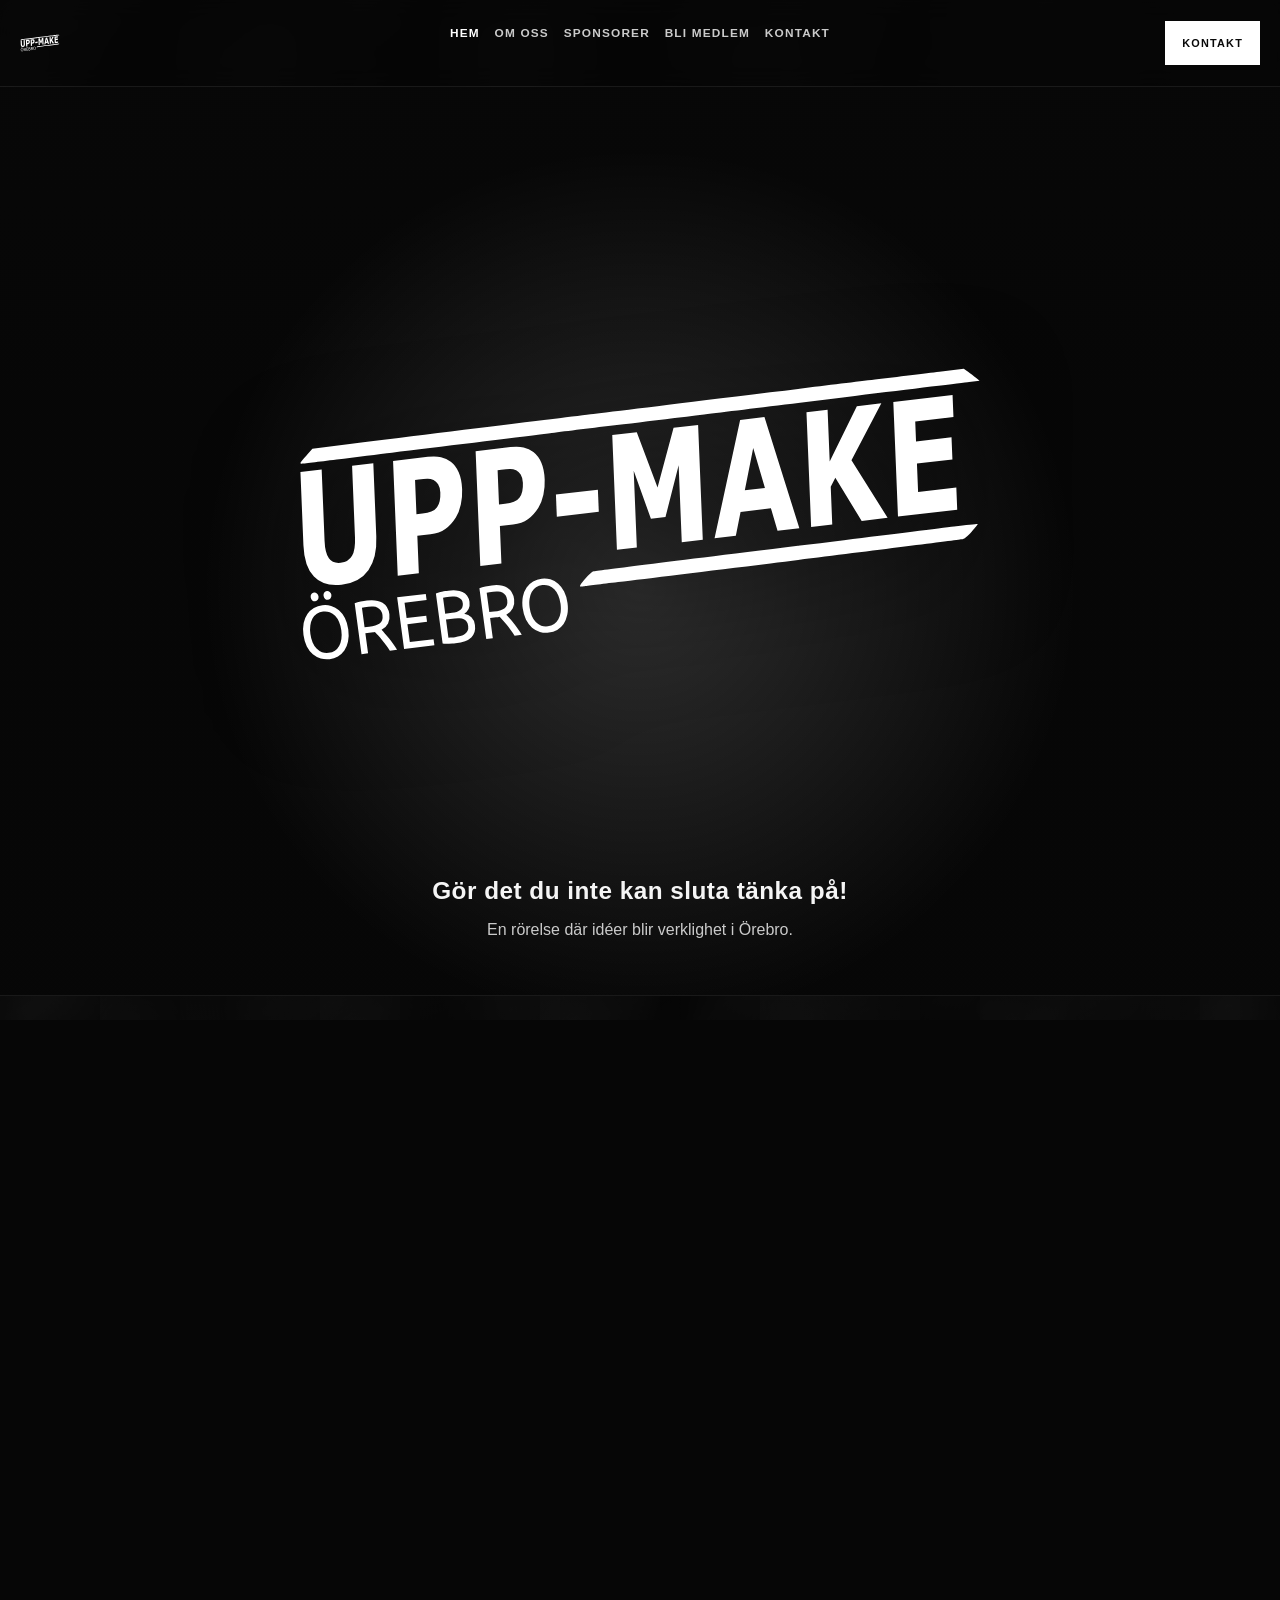
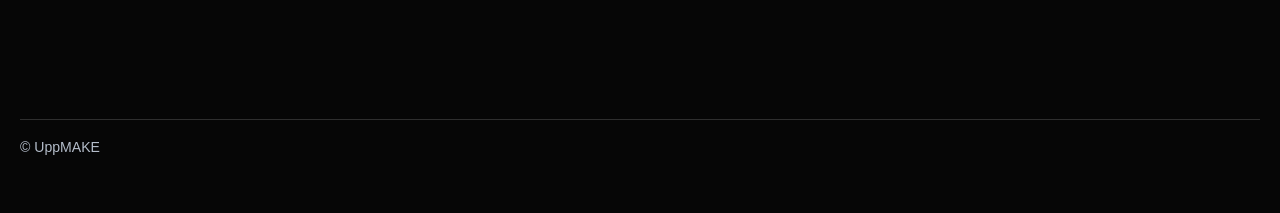
<file: index.html>
<!doctype html>
<html lang="sv">
  <head>
    <meta charset="UTF-8" />
    <meta name="viewport" content="width=device-width, initial-scale=1.0" />
    <title>UppMAKE i Örebro | Ideell makerspaceförening</title>
    <meta
      name="description"
      content="UppMAKE är en ideell makerspaceförening i Örebro där människor bygger, lär och utvecklar idéer tillsammans."
    />
    <meta
      http-equiv="Content-Security-Policy"
      content="default-src 'self'; script-src 'self'; style-src 'self'; font-src 'self'; img-src 'self' data:; media-src 'self'; connect-src 'self'; frame-src 'self'; object-src 'none'; base-uri 'self'; frame-ancestors 'self'; form-action 'self'; upgrade-insecure-requests"
    />
    <meta name="referrer" content="strict-origin-when-cross-origin" />
    <link rel="stylesheet" href="styles.css" />
  </head>
  <body class="home-page">
    <header class="site-header">
      <div class="container header-inner">
        <a class="brand brand-wordmark" href="#hem" aria-label="UppMAKE start">
          <img src="orebro-uppmake-logo.svg" alt="UppMAKE logga" />
        </a>

        <button class="menu-toggle" type="button" aria-expanded="false" aria-label="Öppna meny" data-menu-toggle>
          <span></span><span></span><span></span>
        </button>

        <nav class="main-nav" aria-label="Huvudnavigering" data-main-nav>
          <a href="#hem">Hem</a>
          <a href="#om-oss">Om oss</a>
          <a href="#sponsorer">Sponsorer</a>
          <a href="#bli-medlem">Bli medlem</a>
          <a href="#kontakt">Kontakt</a>
        </nav>
        <a class="header-cta" href="#kontakt">KONTAKT</a>
      </div>
    </header>

    <main>
      <section class="upm-hero anchor-section" id="hem">
        <video class="upm-video" autoplay muted loop playsinline preload="none" aria-hidden="true">
          <source src="VIDEOS/0001-0192.mp4" type="video/mp4" />
        </video>
        <picture class="upm-video-fallback no-js-fallback-media">
          <source srcset="assets/images/location/working-together.webp" type="image/webp" />
          <img
            src="assets/images/location/working-together.jpg"
            alt="UppMAKE medlemmar arbetar tillsammans i verkstaden"
            loading="eager"
            decoding="async"
          />
        </picture>
        <div class="upm-overlay" aria-hidden="true"></div>

        <div class="container upm-inner reveal visible">
          <div class="upm-logo-wrap" data-inline-svg="Evolving sweden UppMAEKE.svg">
            <img class="upm-logo" src="Evolving%20sweden%20UppMAEKE.svg" alt="UppMAKE" />
          </div>
          <h1 class="upm-hero-title">Gör det du inte kan sluta tänka på!</h1>
          <p class="upm-hero-lead">
            En rörelse där idéer blir verklighet i Örebro.
          </p>
        </div>
      </section>

      <section class="upm-section upm-section-media-first reveal anchor-section" id="lokalen">
        <div class="upm-collage" aria-label="Bild- och videoflöde från UppMAKE">
          <div class="upm-collage-grid">
            <figure class="upm-tile upm-tile-full upm-tile-panorama" data-title="Working together">
              <picture>
                <source srcset="assets/images/location/working-together.webp" type="image/webp" />
                <img src="assets/images/location/working-together.jpg" alt="Medlemmar som bygger tillsammans i verkstaden" loading="eager" decoding="async" />
              </picture>
            </figure>
            <figure class="upm-tile upm-tile-wide" data-title="Metalbender">
              <video data-lazy-video autoplay muted loop playsinline preload="none" poster="assets/images/location/Metalbending.webp" aria-label="Kort klipp från aktivitet i makerspacet">
                <source data-src="assets/images/location/metalbender.mp4" type="video/mp4" />
              </video>
              <picture class="no-js-fallback-media">
                <source srcset="assets/images/location/Metalbending.webp" type="image/webp" />
                <img src="assets/images/location/Metalbending.jpg" alt="Metallbearbetning i verkstaden" loading="lazy" decoding="async" />
              </picture>
            </figure>
            <figure class="upm-tile upm-tile-wide upm-tile-woodworking" data-title="Woodworking">
              <picture>
                <source srcset="assets/images/location/woodworking.webp" type="image/webp" />
                <img src="assets/images/location/woodworking.jpg" alt="Närbild av arbete med verktyg och material" loading="lazy" decoding="async" />
              </picture>
            </figure>
            <figure class="upm-tile upm-tile-large" data-title="CNC machine">
              <picture>
                <source srcset="assets/images/location/cnc-machine.webp" type="image/webp" />
                <img src="assets/images/location/cnc-machine.jpg" alt="Maskiner och verktyg i UppMAKEs lokal" loading="lazy" decoding="async" />
              </picture>
            </figure>
            <figure class="upm-tile upm-tile-wide upm-tile-cad" data-title="CAD">
              <video data-lazy-video autoplay muted loop playsinline preload="none" poster="assets/images/location/cad.webp" aria-label="Detaljklipp av arbete i verkstaden">
                <source data-src="assets/images/location/cad.mp4" type="video/mp4" />
              </video>
              <picture class="no-js-fallback-media">
                <source srcset="assets/images/location/cad.webp" type="image/webp" />
                <img src="assets/images/location/cad.jpg" alt="CAD-arbete och digital konstruktion" loading="lazy" decoding="async" />
              </picture>
            </figure>
            <figure class="upm-tile upm-tile-large" data-title="Happy members">
              <picture>
                <source srcset="assets/images/location/happy-members.webp" type="image/webp" />
                <img src="assets/images/location/happy-members.jpg" alt="Deltagare som visar färdiga projekt" loading="lazy" decoding="async" />
              </picture>
            </figure>
            <figure class="upm-tile upm-tile-full upm-tile-sewing" data-title="Sewing machine repair">
              <picture>
                <source srcset="assets/images/location/repairing%20Sewingmachine.webp" type="image/webp" />
                <img src="assets/images/location/repairing%20Sewingmachine.jpg" alt="Reparation av symaskin i verkstaden" loading="lazy" decoding="async" />
              </picture>
            </figure>
            <figure class="upm-tile upm-tile-wide" data-title="Embroidery">
              <picture>
                <source srcset="assets/images/location/embroidery.webp" type="image/webp" />
                <img src="assets/images/location/embroidery.jpg" alt="Textilt skapande och broderi i verkstaden" loading="lazy" decoding="async" />
              </picture>
            </figure>
            <figure class="upm-tile upm-tile-medium" data-title="Member makerspace">
              <picture>
                <source srcset="assets/images/location/member-makerspace.webp" type="image/webp" />
                <img src="assets/images/location/member-makerspace.jpg" alt="Gemensam aktivitet med medlemmar i UppMAKE" loading="lazy" decoding="async" />
              </picture>
            </figure>
            <figure class="upm-tile upm-tile-medium" data-title="Crafting">
              <picture>
                <source srcset="assets/images/location/crafting.webp" type="image/webp" />
                <img src="assets/images/location/crafting.jpg" alt="Kreativt hantverk och prototypbygge i lokalen" loading="lazy" decoding="async" />
              </picture>
            </figure>
            <figure class="upm-tile upm-tile-medium" data-title="Member meets">
              <picture>
                <source srcset="assets/images/location/member%20meets.webp" type="image/webp" />
                <img src="assets/images/location/member%20meets.jpg" alt="Medlemmar som möts och utvecklar projekt tillsammans" loading="lazy" decoding="async" />
              </picture>
            </figure>
            <figure class="upm-tile upm-tile-portrait" data-title="Prototype build">
              <picture>
                <source srcset="assets/images/location/prototype-build.webp" type="image/webp" />
                <img src="assets/images/location/prototype-build.jpg" alt="Teknikprojekt under arbete på arbetsbänk" loading="lazy" decoding="async" />
              </picture>
            </figure>
            <figure class="upm-tile upm-tile-wide upm-tile-laser-feature" data-title="Laser engrave">
              <video data-lazy-video autoplay muted loop playsinline preload="none" poster="assets/images/location/lasercut%20earring.webp" aria-label="Maskiner i drift i makerspacet">
                <source data-src="assets/images/location/laser-engrave.mp4" type="video/mp4" />
              </video>
              <picture class="no-js-fallback-media">
                <source srcset="assets/images/location/lasercut%20earring.webp" type="image/webp" />
                <img src="assets/images/location/lasercut%20earring.jpg" alt="Lasergraverad detalj i verkstaden" loading="lazy" decoding="async" />
              </picture>
            </figure>
            <figure class="upm-tile upm-tile-medium" data-title="Makerspace">
              <picture>
                <source srcset="assets/images/location/makerspace.webp" type="image/webp" />
                <img src="assets/images/location/makerspace.jpg" alt="Verkstadsmiljö med utrustning för prototyper" loading="lazy" decoding="async" />
              </picture>
            </figure>
            <figure class="upm-tile upm-tile-medium" data-title="Cosplay print">
              <picture>
                <source srcset="assets/images/location/cosplay%20print.webp" type="image/webp" />
                <img src="assets/images/location/cosplay%20print.jpg" alt="Detaljerad 3D-print och kreativt skapande i verkstaden" loading="lazy" decoding="async" />
              </picture>
            </figure>
          </div>
        </div>
      </section>

      <section class="upm-section reveal anchor-section" id="om-oss">
        <div class="container upm-who">
          <div>
            <p class="upm-kicker">Om UppMAKE</p>
            <h2>Vi är en ideell förening där teknik möter kreativitet.</h2>
          </div>
          <p>
            UppMAKE – här slutar idéer vara idéer.
            Vi är en öppen gemenskap där du kan bygga, testa och göra egna idéer verkliga.
          </p>
        </div>
      </section>

      <section class="upm-section reveal anchor-section" id="sponsorer">
        <div class="container upm-partner-group">
          <div class="upm-partner-head">
            <h3>Samarbetspartners & sponsorer</h3>
          </div>
          <div class="upm-logos upm-logos-partners">
            <figure class="logo-orebro-kommun">
              <img src="assets/images/partners/orebro-kommun-final.svg" alt="Örebro kommun" />
            </figure>
            <figure class="logo-region-orebro">
              <img src="assets/images/partners/region-orebro-lan-final.svg" alt="Region Örebro län" />
            </figure>
            <figure class="logo-orebro-tech">
              <picture>
                <source srcset="assets/images/partners/orebro-tech-final.webp" type="image/webp" />
                <img src="assets/images/partners/orebro-tech-final.png" alt="Örebro Tech" loading="lazy" decoding="async" />
              </picture>
            </figure>
            <figure class="logo-makers-sweden">
              <picture>
                <source srcset="assets/images/partners/makers-of-sweden-final.webp" type="image/webp" />
                <img src="assets/images/partners/makers-of-sweden-final.png" alt="Makers of Sweden" loading="lazy" decoding="async" />
              </picture>
            </figure>
            <figure class="logo-white">
              <img src="assets/images/partners/white.svg" alt="White" />
            </figure>
            <figure class="logo-handelskammaren">
              <img src="assets/images/partners/handelskammaren-malardalen.svg" alt="Handelskammaren Mälardalen" />
            </figure>
            <figure class="logo-catosaurus">
              <picture>
                <source srcset="assets/images/sponsors/catosaurus-final.webp" type="image/webp" />
                <img src="assets/images/sponsors/catosaurus-final.png" alt="Catosaurus" loading="lazy" decoding="async" />
              </picture>
            </figure>
            <figure class="logo-powerminds">
              <img src="assets/images/sponsors/powerminds-final.svg" alt="PowerMinds" />
            </figure>
            <figure class="logo-yubico">
              <picture>
                <source srcset="assets/images/sponsors/yubico-final.webp" type="image/webp" />
                <img src="assets/images/sponsors/yubico-final.png" alt="Yubico" loading="lazy" decoding="async" />
              </picture>
            </figure>
          </div>
        </div>
      </section>

      <section class="upm-section reveal anchor-section" id="bli-medlem">
        <div class="container upm-membership">
          <div>
            <h2>Medlemskap</h2>
            <p class="upm-body">
              UppMAKE är en ideell förening. Medlemskapet kostar 200 kr per år och ger tillgång till community, aktiviteter
              och verkstadsmiljö.
            </p>
            <div class="upm-actions">
              <a class="upm-btn upm-btn-primary" href="https://forms.gle/B6gX9d2P5Et4p47u5" target="_blank" rel="noopener noreferrer">Bli medlem</a>
            </div>
          </div>
        </div>
      </section>

      <section class="upm-section upm-section-dark reveal">
        <div class="container upm-head">
          <h2>Verkstad och fokusområden</h2>
        </div>
        <div class="container">
          <ul class="upm-lines">
            <li>3D-skrivare, laserskärare, CNC-maskiner och elektronikrum.</li>
            <li>Trä- och metallbearbetning, textil och cykelreparationer.</li>
            <li>Basutbildningar inom CAD, elektronik, programmering och svetsteori.</li>
            <li>Veckovisa öppettider i makerspacet samt workshops och events.</li>
          </ul>
        </div>
      </section>

      <section class="upm-section upm-section-dark reveal anchor-section" id="faq">
        <div class="container upm-head">
          <h2>FAQ</h2>
        </div>
        <div class="container">
          <div class="upm-faq">
            <details>
              <summary>Vad är ett makerspace?</summary>
              <p>
                Ett makerspace är en plats och/eller en gemenskap där man jobbar med sina egna idéer – sida vid sida
                med andra. Man delar verktyg, kunskap och erfarenheter. Ett sammanhang och en kultur där kreativa
                personer får möjlighet att samexistera.
              </p>
            </details>
            <details>
              <summary>Hur blir jag medlem och vad kostar det?</summary>
              <p>
                Du fyller i medlemsansökan och betalar medlemsavgiften. Medlemskapet kostar 200 kronor per år och följs
                av en introduktion.
              </p>
            </details>
            <details>
              <summary>Vilka verktyg och maskiner har ni?</summary>
              <p>
                Vi har bland annat 3D-skrivare, laserskärare, CNC-maskiner, elektronikarbetsstationer och verktyg för
                träbearbetning.
              </p>
            </details>
            <details>
              <summary>Är det öppet för alla?</summary>
              <p>
                Ja, alla över 16 år är välkomna ensamma. Barn är välkomna i vuxet sällskap. Vi strävar efter en
                inkluderande och kreativ miljö för olika erfarenhetsnivåer.
              </p>
            </details>
            <details>
              <summary>Har ni regler för maskinanvändning?</summary>
              <p>
                Ja. För säkerhet och underhåll krävs introduktion och utbildning innan maskinerna används.
              </p>
            </details>
          </div>
        </div>
      </section>

      <section class="upm-section reveal anchor-section" id="styrelsen">
        <div class="container upm-head">
          <h2>Ansvariga / Styrelsen</h2>
        </div>
        <div class="container">
          <div class="upm-board-accordion">
            <details>
              <summary>
                <span class="num">01</span>
                <span class="txt">Ordförande — Adrian Hällzon</span>
              </summary>
              <div class="upm-board-content">
                <picture>
                  <source srcset="assets/images/board/Adrian_Hallzon.webp" type="image/webp" />
                  <img class="upm-board-photo" src="assets/images/board/Adrian_Hallzon.png" alt="Adrian Hällzon" loading="lazy" decoding="async" />
                </picture>
                <div>
                  <p>
                    Drivs av samhällsutveckling inom innovation och teknik. Nyckelperson i utveckling av innovativa miljöer
                    i makerrörelsen i Örebro, med fokus på att koppla ihop människor och idéer.
                  </p>
                  <p>Nuvarande arbete: Verksamhetsutvecklare och digital pedagog.</p>
                </div>
              </div>
            </details>

            <details>
              <summary>
                <span class="num">02</span>
                <span class="txt">Kassör — Oscar Fransson</span>
              </summary>
              <div class="upm-board-content">
                <div>
                  <p>Stöttar ekonomiarbetet och föreningens löpande administration.</p>
                </div>
              </div>
            </details>

            <details>
              <summary>
                <span class="num">03</span>
                <span class="txt">Sekreterare — Markus Willander</span>
              </summary>
              <div class="upm-board-content">
                <div>
                  <p>Ansvarar för struktur, dokumentation och uppföljning av styrelsearbetet.</p>
                </div>
              </div>
            </details>

            <details>
              <summary>
                <span class="num">04</span>
                <span class="txt">Ledamot — Erica Hjelm</span>
              </summary>
              <div class="upm-board-content">
                <div>
                  <p>Bidrar i styrelsearbetet med fokus på utveckling av verksamheten.</p>
                </div>
              </div>
            </details>

            <details>
              <summary>
                <span class="num">05</span>
                <span class="txt">Ledamot — Melinda Borgenfalk</span>
              </summary>
              <div class="upm-board-content">
                <div>
                  <p>Medverkar i planering och genomförande av föreningens aktiviteter.</p>
                </div>
              </div>
            </details>

            <details>
              <summary>
                <span class="num">06</span>
                <span class="txt">Ledamot — Joakim</span>
              </summary>
              <div class="upm-board-content">
                <div>
                  <p>Medverkar i planering och genomförande av föreningens aktiviteter.</p>
                </div>
              </div>
            </details>

          </div>
        </div>
      </section>

      <section class="upm-section upm-section-dark reveal anchor-section" id="stadgar">
        <div class="container upm-head">
          <h2>Stadgar</h2>
        </div>
        <div class="container">
          <p class="upm-body">
            Stadgarna (uppdaterade 2024-01-16) beskriver föreningens namn, ändamål, medlemskap, styrelse, beslutsordning
            och hur årsstämman går till.
          </p>
          <details class="upm-statutes-toggle">
            <summary>
              <span class="upm-statutes-show">Visa stadgar</span>
              <span class="upm-statutes-hide">Dölj stadgar</span>
            </summary>
            <div class="upm-statutes">
            <details>
              <summary>§1 Föreningens namn, säte samt organisationsnummer</summary>
              <p>
                Föreningens fullständiga namn är Uppfinnare-Makerspace Örebro. Föreningen har sitt säte i Örebro och
                organisationsnummer 875002-0730.
              </p>
            </details>

            <details>
              <summary>§2 Ändamål</summary>
              <p>
                Föreningen verkar för kamratcirklar och kurser inom mekanik, elektronik och andra tekniska områden.
                Föreningen ska främja medlemmarnas innovativa intressen och vara en allmän träffpunkt för både aktiva och
                passiva medlemmar.
              </p>
              <p>
                Föreningen ska aktivt motverka diskriminering på grund av kön, könsöverskridande identitet eller uttryck,
                etnisk tillhörighet, religion eller annan trosuppfattning, funktionsnedsättning, sexuell läggning eller
                ålder.
              </p>
            </details>

            <details>
              <summary>§3 Föreningsform samt oberoende</summary>
              <p>Föreningen är en ideell förening som är religiöst och partipolitiskt oberoende.</p>
            </details>

            <details>
              <summary>§4 Verksamhetsår</summary>
              <p>Föreningens verksamhetsår är kalenderår.</p>
            </details>

            <details>
              <summary>§5 Medlemmar samt medlemsavgift</summary>
              <p>
                En person kan antas som medlem om den godkänner stadgarna, vill verka för föreningens syfte och aktivt tar
                ställning för medlemskap genom att betala medlemsavgiften.
              </p>
              <p>
                Medlemsavgiften fastställs varje år på årsstämman och ska betalas senast i februari, eller senast två
                veckor efter årsstämman. Medlem som allvarligt skadar föreningen kan stängas av av styrelsen eller
                årsstämman.
              </p>
            </details>

            <details>
              <summary>§6 Styrelse samt beslutande organ</summary>
              <p>
                Beslutande organ är styrelsen samt årsstämma eller extra årsstämma. Styrelsen väljs av medlemmarna på
                årsstämman.
              </p>
              <p>
                Styrelsen ska som grund bestå av ordförande (1 år), kassör (2 år) och sekreterare (1 år). Vid lika
                röstetal i styrelsen har ordföranden utslagsröst.
              </p>
            </details>

            <details>
              <summary>§7 Firmateckning</summary>
              <p>
                Föreningen tecknas av styrelsens ordförande samt kassör, var för sig, alternativt av en eller flera av
                styrelsen utsedda myndiga personer. Utsedd person ska återrapportera till styrelsen.
              </p>
            </details>

            <details>
              <summary>§8 Stadgeändring</summary>
              <p>
                För ändring av stadgarna krävs beslut på två på varandra följande stämmor med minst en månads mellanrum,
                varav en ska vara årsstämma, med minst 2/3 av avgivna röster.
              </p>
            </details>

            <details>
              <summary>§9 Upplösning av föreningen</summary>
              <p>
                För upplösning krävs beslut på två på varandra följande årsstämmor med minst tre månaders mellanrum och
                minst 2/3 av avgivna röster.
              </p>
              <p>
                Föreningens tillgångar ska först användas till skulder och därefter skänkas till ändamål förenliga med
                föreningens syfte. Mottagare beslutas av sista årsstämman.
              </p>
            </details>

            <details>
              <summary>§10 Tidpunkt och kallelse för årsstämma</summary>
              <p>
                Årsstämma hålls normalt i februari eller mars. Kallelse skickas via e-post senast tre veckor före stämman.
                Väsentliga frågor, som stadgeändring eller upplösning, ska anges i kallelsen.
              </p>
              <p>
                Verksamhetsberättelse, revisionsberättelse, verksamhetsplan, budget och motioner ska vara tillgängliga för
                medlemmarna senast en vecka före årsstämman.
              </p>
            </details>

            <details>
              <summary>§11 Motioner och förslag till årsstämma</summary>
              <p>
                Motioner kan skickas in under året, dock senast två veckor före årsstämma eller extra årsstämma. Styrelsen
                ska skriva yttrande för varje motion senast en vecka innan stämman.
              </p>
            </details>

            <details>
              <summary>§12 Rösträtt, beslut och omröstning på årsstämma</summary>
              <p>
                Medlemmar som varit medlemmar de senaste 30 dagarna har rösträtt. Beslut fattas med acklamation eller
                omröstning. Vid lika röstetal har ordföranden utslagsröst om ordföranden är röstberättigad.
              </p>
            </details>

            <details>
              <summary>§13 Valbarhet</summary>
              <p>
                Valbar till styrelsen är röstberättigad medlem. Styrelsemedlem samt anhörig till styrelsemedlem är inte
                valbar till revisor.
              </p>
            </details>

            <details>
              <summary>§14 Årsstämmans dagordning</summary>
              <ul>
                <li>§1 Årsstämmans öppnande</li>
                <li>§2 Fastställande av röstlängd</li>
                <li>§3 Val av ordförande, vice ordförande och sekreterare för stämman</li>
                <li>§4 Val av justerare och rösträknare</li>
                <li>§5 Fråga om årsstämman utlysts enligt stadgarna</li>
                <li>§6 Godkännande av dagordningen</li>
                <li>§7 Föredragning av verksamhetsberättelse och ekonomisk rapport</li>
                <li>§8 Revisionsberättelse</li>
                <li>§9 Fråga om ansvarsfrihet för styrelsen</li>
                <li>§10 Val av styrelseledamöter och revisorer (ordförande, kassör, ledamöter, revisor)</li>
                <li>§11 Fastställande av medlemsavgift</li>
                <li>§12 Verksamhetsplan</li>
                <li>§13 Budget</li>
                <li>§14 Inkomna motioner och propositioner</li>
                <li>§15 Stämmans avslutande</li>
              </ul>
            </details>

            <details>
              <summary>§15 Extra årsstämma</summary>
              <p>
                Styrelsen kan kalla till extra årsstämma när som helst under året. Styrelsen ska också kalla till extra
                årsstämma om revisorn eller minst 10% av medlemmarna begär det.
              </p>
            </details>
            </div>
          </details>
        </div>
      </section>

      <section class="upm-section upm-section-dark reveal anchor-section" id="kontakt">
        <div class="container upm-head">
          <h2>Kontakt</h2>
        </div>
        <div class="container">
          <ul class="upm-contact-list">
            <li>
              <a href="mailto:kontakt@uppmake.se">
                <span class="thumb" aria-hidden="true">
                  <img src="assets/images/contact/mail.svg" alt="" />
                </span>
                <span class="txt">kontakt@uppmake.se</span>
                <span class="arr">↗</span>
              </a>
            </li>
            <li>
              <a href="https://github.com/uppmake" target="_blank" rel="noopener noreferrer">
                <span class="thumb" aria-hidden="true">
                  <img src="assets/images/contact/github.svg" alt="" />
                </span>
                <span class="txt">github.com/uppmake</span>
                <span class="arr">↗</span>
              </a>
            </li>
            <li>
              <a href="https://www.facebook.com/orebromakerspace" target="_blank" rel="noopener noreferrer">
                <span class="thumb" aria-hidden="true">
                  <img src="assets/images/contact/facebook.svg" alt="" />
                </span>
                <span class="txt">facebook.com/orebromakerspace</span>
                <span class="arr">↗</span>
              </a>
            </li>
            <li>
              <a href="https://www.instagram.com/orebromakerspace/" target="_blank" rel="noopener noreferrer">
                <span class="thumb" aria-hidden="true">
                  <img src="assets/images/contact/instagram.svg" alt="" />
                </span>
                <span class="txt">instagram</span>
                <span class="arr">↗</span>
              </a>
            </li>
          </ul>
          <div class="upm-map" aria-label="Hitta till UppMAKE">
            <div class="upm-map-wrap upm-map-privacy">
              <p class="upm-map-address">Diktargatan 25, 703 70 Örebro</p>
              <p class="upm-map-note">Koordinater: 59.2970622, 15.1873474</p>
              <a
                class="upm-btn upm-btn-secondary"
                href="https://maps.google.com/?q=Diktargatan%2025%2C%20703%2070%20%C3%96rebro"
                target="_blank"
                rel="noopener noreferrer"
              >
                Öppna karta
              </a>
            </div>
          </div>
        </div>
      </section>

      <section class="upm-section upm-cta reveal">
        <div class="container">
          <h2>Vill du besöka, stötta eller samarbeta?</h2>
          <p>Hör av dig så berättar vi mer om verksamheten och aktuella projekt.</p>
          <div class="upm-actions upm-actions-spaced">
            <a class="upm-btn upm-btn-primary" href="#kontakt">Kontakta oss</a>
            <a class="upm-btn upm-btn-secondary" href="sponsra.html">Sponsra oss</a>
          </div>
        </div>
      </section>
    </main>

    <footer class="footer">
      <div class="container footer-inner">        <span>© UppMAKE</span>
      </div>
    </footer>

    <script src="app.js" defer></script>
  </body>
</html>
</file>
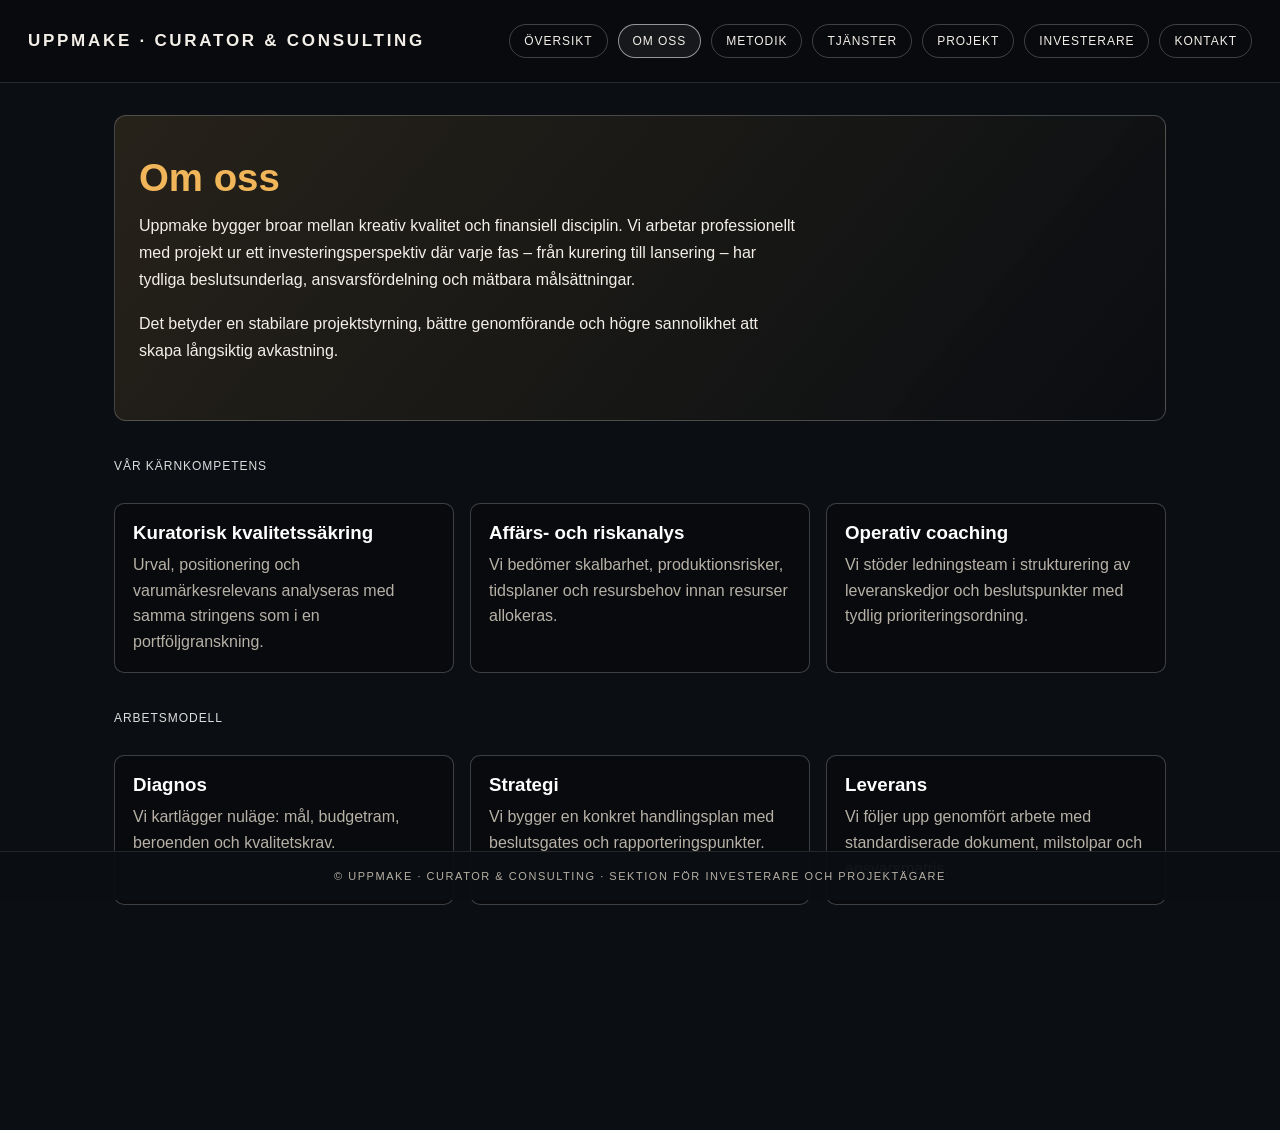
<file: about.html>
<!DOCTYPE html>
<html lang="sv">
<head>
  <meta charset="UTF-8" />
  <meta name="viewport" content="width=device-width, initial-scale=1" />
  <title>Om oss | Uppmake Curator & Consulting</title>
  <style>
    :root {
      --bg: #0b0e12;
      --panel: rgba(8, 10, 14, 0.78);
      --text: #f3efe8;
      --muted: #b7b1a6;
      --line: rgba(255, 255, 255, 0.22);
      --accent: #f2b65a;
    }
    * { box-sizing: border-box; }
    html, body {
      margin: 0;
      width: 100%;
      min-height: 100%;
      font-family: "Helvetica Neue", Arial, sans-serif;
      background: var(--bg);
      color: var(--text);
    }
    .top {
      position: sticky;
      top: 0;
      z-index: 50;
      padding: 24px 28px;
      display: flex;
      justify-content: space-between;
      align-items: center;
      gap: 18px;
      background: rgba(9, 10, 14, 0.9);
      backdrop-filter: blur(6px);
      border-bottom: 1px solid rgba(255,255,255,0.12);
    }
    .brand {
      font-size: 17px;
      letter-spacing: 0.16em;
      text-transform: uppercase;
      font-weight: 700;
    }
    .brand a { color: var(--text); text-decoration: none; }
    .main-nav { display: flex; gap: 10px; align-items: center; flex-wrap: wrap; justify-content: flex-end; }
    .main-nav a {
      color: var(--text); text-decoration: none; border: 1px solid var(--line);
      padding: 9px 14px; border-radius: 999px; font-size: 12px; text-transform: uppercase; letter-spacing: .08em;
    }
    .main-nav a:hover, .main-nav a.is-active { border-color: rgba(255,255,255,0.55); background: rgba(255,255,255,0.06); }
    .page-shell {
      max-width: 1100px;
      margin: 32px auto 56px;
      padding: 0 24px 120px;
      display: grid;
      gap: 26px;
    }
    .hero {
      padding: 40px 24px;
      border: 1px solid var(--line);
      background: linear-gradient(130deg, rgba(242, 182, 90, 0.12), rgba(10, 12, 16, 0.15));
      border-radius: 12px;
    }
    .hero h1 { margin: 0 0 12px; color: var(--accent); font-size: clamp(2rem, 3vw, 3rem); }
    .hero p { max-width: 74ch; line-height: 1.7; margin: 0 0 16px; }
    .grid {
      display: grid;
      grid-template-columns: repeat(auto-fit, minmax(250px, 1fr));
      gap: 16px;
    }
    .card {
      background: var(--panel);
      border: 1px solid var(--line);
      border-radius: 10px;
      padding: 18px;
      min-height: 150px;
    }
    .card h3 { margin: 0 0 8px; color: #fff; }
    .card p { margin: 0; color: var(--muted); line-height: 1.6; }
    .section-title { margin: 12px 0 4px; letter-spacing: 0.08em; text-transform: uppercase; font-size: 12px; color: #ddd; }
    footer {
      border-top: 1px solid rgba(255,255,255,0.1);
      padding: 18px 22px;
      text-align: center;
      color: var(--muted);
      font-size: 11px;
      letter-spacing: .14em;
      text-transform: uppercase;
      position: sticky;
      bottom: 0;
      background: rgba(11,14,18,0.95);
    }
    @media (max-width: 960px) {
      .top { padding: 18px 14px; flex-direction: column; align-items: flex-start; }
      .main-nav { width: 100%; overflow-x: auto; flex-wrap: nowrap; gap: 8px; padding-bottom: 6px; }
      .main-nav::-webkit-scrollbar { display: none; }
    }
  </style>
</head>
<body>
  <header class="top">
    <div class="brand"><a href="index.html">Uppmake · Curator & Consulting</a></div>
    <nav class="main-nav" aria-label="Huvudmeny">
      <a href="index.html">Översikt</a>
      <a href="about.html">Om oss</a>
      <a href="method.html">Metodik</a>
      <a href="services.html">Tjänster</a>
      <a href="projects.html">Projekt</a>
      <a href="investors.html">Investerare</a>
      <a href="contact.html">Kontakt</a>
    </nav>
  </header>

  <main class="page-shell">
    <section class="hero">
      <h1>Om oss</h1>
      <p>Uppmake bygger broar mellan kreativ kvalitet och finansiell disciplin. Vi arbetar professionellt med projekt ur ett investeringsperspektiv där varje fas – från kurering till lansering – har tydliga beslutsunderlag, ansvarsfördelning och mätbara målsättningar.</p>
      <p>Det betyder en stabilare projektstyrning, bättre genomförande och högre sannolikhet att skapa långsiktig avkastning.</p>
    </section>

    <p class="section-title">Vår kärnkompetens</p>
    <section class="grid">
      <article class="card">
        <h3>Kuratorisk kvalitetssäkring</h3>
        <p>Urval, positionering och varumärkesrelevans analyseras med samma stringens som i en portföljgranskning.</p>
      </article>
      <article class="card">
        <h3>Affärs- och riskanalys</h3>
        <p>Vi bedömer skalbarhet, produktionsrisker, tidsplaner och resursbehov innan resurser allokeras.</p>
      </article>
      <article class="card">
        <h3>Operativ coaching</h3>
        <p>Vi stöder ledningsteam i strukturering av leveranskedjor och beslutspunkter med tydlig prioriteringsordning.</p>
      </article>
    </section>

    <p class="section-title">Arbetsmodell</p>
    <section class="grid">
      <article class="card">
        <h3>Diagnos</h3>
        <p>Vi kartlägger nuläge: mål, budgetram, beroenden och kvalitetskrav.</p>
      </article>
      <article class="card">
        <h3>Strategi</h3>
        <p>Vi bygger en konkret handlingsplan med beslutsgates och rapporteringspunkter.</p>
      </article>
      <article class="card">
        <h3>Leverans</h3>
        <p>Vi följer upp genomfört arbete med standardiserade dokument, milstolpar och ansvarsmatris.</p>
      </article>
    </section>
  </main>

  <footer>© Uppmake · Curator & Consulting · Sektion för investerare och projektägare</footer>

  <script>
    const navLinks = document.querySelectorAll('.main-nav a');
    const path = window.location.pathname.split('/').pop() || 'about.html';
    navLinks.forEach((link) => {
      if (link.getAttribute('href') === path) {
        link.classList.add('is-active');
      }
    });
  </script>
</body>
</html>
</file>
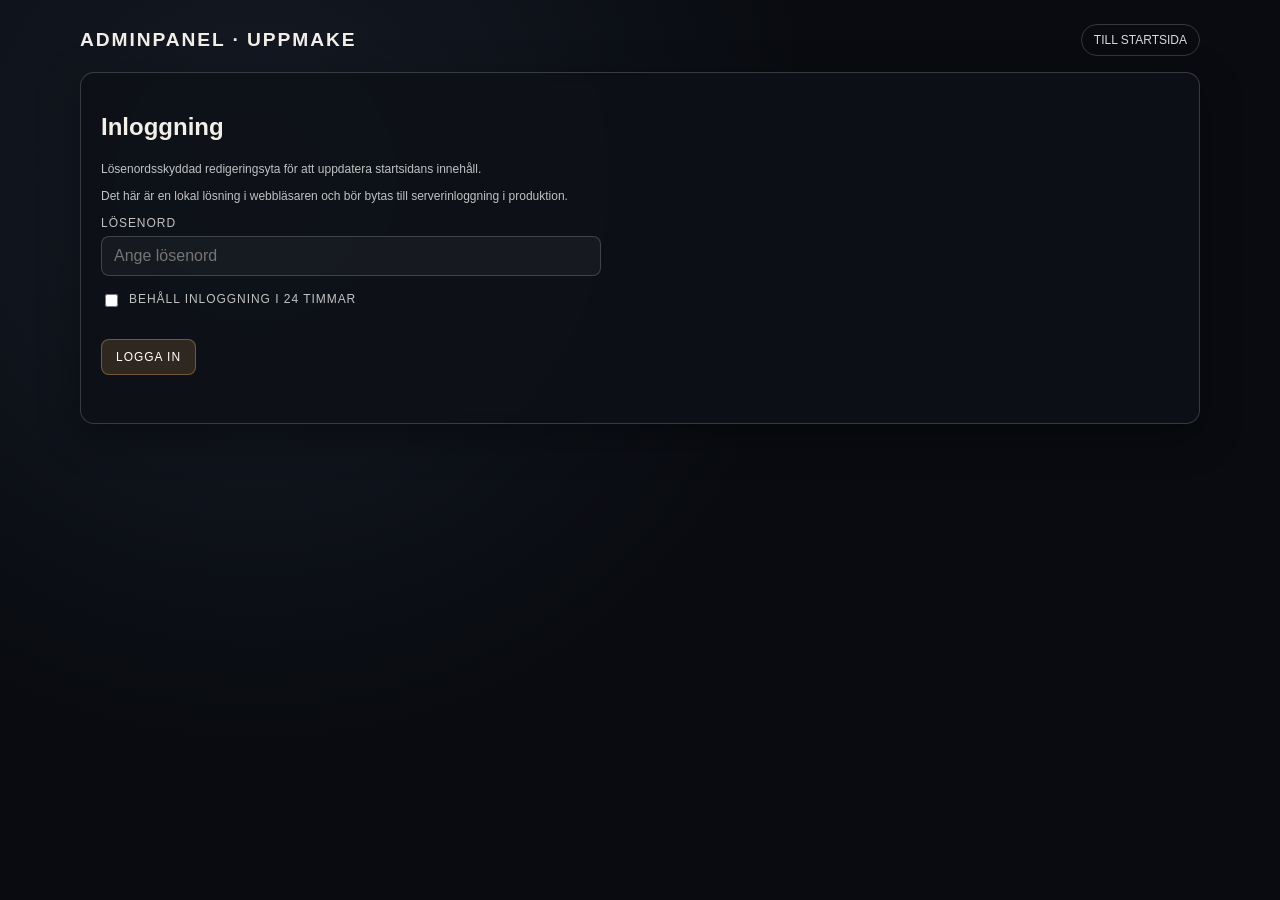
<file: admin.html>
<!DOCTYPE html>
<html lang="sv">
<head>
  <meta charset="UTF-8" />
  <meta name="viewport" content="width=device-width, initial-scale=1" />
  <title>Adminpanel · Uppmake</title>
  <style>
    :root {
      --bg: #090b10;
      --panel: rgba(14, 17, 23, 0.9);
      --panel-soft: rgba(14, 17, 23, 0.6);
      --line: rgba(255, 255, 255, 0.18);
      --muted: #c2c2c2;
      --text: #f3efe8;
      --accent: #f2b65a;
    }

    * {
      box-sizing: border-box;
    }

    body {
      margin: 0;
      font-family: "Manrope", "Avenir Next", "Segoe UI", Arial, sans-serif;
      background: radial-gradient(circle at 20% 20%, #151b26, var(--bg) 45%);
      color: var(--text);
      min-height: 100vh;
      padding: 24px;
    }

    .topbar {
      max-width: 1120px;
      margin: 0 auto 16px;
      display: flex;
      justify-content: space-between;
      gap: 12px;
      align-items: center;
      flex-wrap: wrap;
    }

    .topbar h1 {
      margin: 0;
      letter-spacing: .1em;
      text-transform: uppercase;
      font-size: 1.2rem;
    }

    .topbar a {
      color: #d9d9d9;
      font-size: 12px;
      text-transform: uppercase;
      text-decoration: none;
      border: 1px solid var(--line);
      border-radius: 999px;
      padding: 8px 12px;
      white-space: nowrap;
    }

    .container {
      max-width: 1120px;
      margin: 0 auto;
      background: rgba(14, 17, 23, 0.85);
      border: 1px solid var(--line);
      border-radius: 14px;
      padding: 20px;
      box-shadow: 0 12px 40px rgba(0, 0, 0, 0.35);
      backdrop-filter: blur(6px);
    }

    .hidden {
      display: none !important;
    }

    .note {
      margin: 0 0 10px;
      font-size: 12px;
      color: var(--muted);
      line-height: 1.45;
    }

    .status {
      margin-top: 8px;
      font-size: 12px;
      min-height: 20px;
    }

    .status.error { color: #ff7d7d; }
    .status.success { color: #9be59b; }

    .login-wrap {
      max-width: 500px;
    }

    .form-grid {
      display: grid;
      gap: 14px;
      grid-template-columns: 1fr;
    }

    .grid-2 {
      grid-template-columns: repeat(auto-fit, minmax(220px, 1fr));
    }

    label {
      font-size: 12px;
      text-transform: uppercase;
      letter-spacing: .08em;
      color: var(--muted);
      display: block;
      margin-bottom: 6px;
    }

    input,
    textarea,
    button {
      width: 100%;
      font: inherit;
      border-radius: 8px;
      border: 1px solid var(--line);
      background: rgba(255, 255, 255, 0.04);
      color: var(--text);
      padding: 10px 12px;
    }

    textarea {
      min-height: 88px;
      resize: vertical;
    }

    .toolbar {
      display: flex;
      gap: 10px;
      flex-wrap: wrap;
      margin-top: 16px;
    }

    button {
      width: auto;
      padding: 10px 14px;
      cursor: pointer;
      text-transform: uppercase;
      letter-spacing: .08em;
      font-size: 12px;
      background: rgba(255, 255, 255, 0.06);
    }

    button.primary {
      background: rgba(242, 182, 90, 0.15);
      border-color: rgba(242, 182, 90, 0.35);
      color: #fff;
    }

    .danger {
      border-color: rgba(255, 100, 100, 0.45);
      background: rgba(255, 100, 100, 0.08);
      color: #ffd0d0;
    }

    .inline {
      display: flex;
      align-items: center;
      gap: 8px;
    }

    .inline label {
      margin: 0;
    }

    .inline input {
      width: auto;
      transform: translateY(1px);
    }

    details.slide-card {
      border: 1px solid var(--line);
      border-radius: 10px;
      padding: 8px 12px;
      margin-bottom: 12px;
      background: rgba(255, 255, 255, 0.03);
    }

    .slide-card summary {
      cursor: pointer;
      padding: 8px;
      border-radius: 6px;
      font-weight: 600;
      list-style: none;
    }

    .slide-card summary::-webkit-details-marker { display: none; }

    .slide-body {
      display: grid;
      gap: 12px;
      padding: 8px 2px 2px;
    }

    .slide-subtitle {
      margin: 8px 0 0;
      color: var(--muted);
      font-size: 12px;
      text-transform: uppercase;
      letter-spacing: .09em;
    }

    .metric-grid {
      display: grid;
      gap: 12px;
      grid-template-columns: repeat(auto-fit, minmax(220px, 1fr));
    }

    .panel-title {
      border-left: 3px solid var(--accent);
      padding-left: 10px;
      margin: 0 0 12px;
      text-transform: uppercase;
      letter-spacing: .1em;
      font-size: 12px;
      color: var(--muted);
    }

    .panel {
      margin-bottom: 16px;
      border: 1px solid var(--line);
      border-radius: 10px;
      padding: 16px;
      background: var(--panel-soft);
    }

    pre {
      margin: 0;
      color: var(--muted);
      font-size: 11px;
      max-height: 220px;
      overflow: auto;
      border: 1px solid var(--line);
      border-radius: 8px;
      padding: 8px;
      background: rgba(255, 255, 255, 0.03);
    }

    @media (max-width: 700px) {
      body { padding: 14px; }
      .topbar { flex-direction: column; align-items: flex-start; }
    }
  </style>
</head>
<body>
  <header class="topbar">
    <h1>Adminpanel · Uppmake</h1>
    <div class="inline">
      <a href="index.html">Till startsida</a>
      <button id="logoutBtn" class="danger hidden" type="button">Logga ut</button>
    </div>
  </header>

  <main class="container">
    <section id="loginView">
      <h2>Inloggning</h2>
      <p class="note">Lösenordsskyddad redigeringsyta för att uppdatera startsidans innehåll.</p>
      <p class="note">Det här är en lokal lösning i webbläsaren och bör bytas till serverinloggning i produktion.</p>
      <form id="loginForm" class="form-grid login-wrap" autocomplete="off">
        <div>
          <label for="adminPassword">Lösenord</label>
          <input type="password" id="adminPassword" name="adminPassword" placeholder="Ange lösenord" required />
        </div>
        <div class="inline">
          <input id="rememberSession" type="checkbox" />
          <label for="rememberSession">Behåll inloggning i 24 timmar</label>
        </div>
        <div class="toolbar">
          <button class="primary" type="submit">Logga in</button>
        </div>
      </form>
      <div id="loginMessage" class="status error"></div>
    </section>

    <section id="adminPanel" class="hidden">
      <p class="note">Det här liknar ett enkelt CMS: redigera innehåll, förhandsgranska JSON och publicera direkt i webbläsaren.</p>

      <form id="contentForm" class="form-grid" autocomplete="off">
        <section class="panel">
          <h3 class="panel-title">Global information</h3>
          <div class="form-grid grid-2">
            <div>
              <label for="brand">Varumärke</label>
              <input id="brand" name="brand" type="text" />
            </div>
            <div>
              <label for="topNote">Hero-etikett</label>
              <input id="topNote" name="topNote" type="text" />
            </div>
            <div>
              <label for="ctaLabel">CTA-text</label>
              <input id="ctaLabel" name="ctaLabel" type="text" />
            </div>
            <div>
              <label for="ctaUrl">CTA-länk</label>
              <input id="ctaUrl" name="ctaUrl" type="text" />
            </div>
            <div>
              <label for="footer">Footer</label>
              <input id="footer" name="footer" type="text" />
            </div>
          </div>
        </section>

        <section class="panel">
          <h3 class="panel-title">Case och slides</h3>
          <div id="slidesRoot"></div>
        </section>

        <section class="panel">
          <h3 class="panel-title">Backup / export</h3>
          <label for="jsonBlob">JSON backup och import</label>
          <textarea id="jsonBlob" rows="7" placeholder="Klistra in exporterad JSON här"></textarea>
          <div class="toolbar">
            <button class="primary" type="submit">Spara ändringar</button>
            <button type="button" id="resetContent" class="danger">Återställ default</button>
            <button type="button" id="exportContent">Exportera JSON</button>
            <button type="button" id="importContent">Importera JSON</button>
          </div>
          <div class="status" id="saveMessage"></div>
        </section>
      </form>

      <div>
        <p class="note" style="margin-bottom: 8px;">Senast sparad data</p>
        <pre id="jsonPreview">--</pre>
      </div>
    </section>
  </main>

  <script src="site-content.js"></script>
  <script>
    const loginView = document.getElementById('loginView');
    const adminPanel = document.getElementById('adminPanel');
    const loginMessage = document.getElementById('loginMessage');
    const saveMessage = document.getElementById('saveMessage');
    const loginForm = document.getElementById('loginForm');
    const contentForm = document.getElementById('contentForm');
    const slidesRoot = document.getElementById('slidesRoot');
    const jsonPreview = document.getElementById('jsonPreview');
    const logoutBtn = document.getElementById('logoutBtn');
    const rememberSession = document.getElementById('rememberSession');

    const ADMIN_PASSWORD_HASH = '240be518fabd2724ddb6f04eeb1da5967448d7e831c08c8fa822809f74c720a9';
    const SESSION_KEY = 'uppmake_admin_session';
    const SESSION_TTL_HOURS = 4;
    const SESSION_TTL_REMEMBER_HOURS = 24;

    async function hashText(value) {
      const encoder = new TextEncoder();
      const data = encoder.encode(value);
      const digest = await crypto.subtle.digest('SHA-256', data);
      const bytes = Array.from(new Uint8Array(digest));
      return bytes.map((b) => b.toString(16).padStart(2, '0')).join('');
    }

    function setStatus(element, message, type) {
      element.textContent = message;
      element.className = `status ${type}`;
    }

    function setSession(hours = SESSION_TTL_HOURS) {
      const expiresAt = Date.now() + (hours * 60 * 60 * 1000);
      sessionStorage.setItem(SESSION_KEY, JSON.stringify({ expiresAt }));
    }

    function clearSession() {
      sessionStorage.removeItem(SESSION_KEY);
    }

    function isSessionValid() {
      const raw = sessionStorage.getItem(SESSION_KEY);
      if (!raw) return false;
      try {
        const session = JSON.parse(raw);
        return Number.isFinite(session.expiresAt) && Date.now() < session.expiresAt;
      } catch {
        return false;
      }
    }

    function createField(label, name, value, isTextarea = false) {
      const wrapper = document.createElement('div');
      const control = isTextarea ? document.createElement('textarea') : document.createElement('input');
      const labelEl = document.createElement('label');
      labelEl.textContent = label;
      labelEl.setAttribute('for', name);
      control.id = name;
      control.name = name;
      if (!isTextarea) {
        control.type = 'text';
      } else {
        control.rows = 4;
      }
      control.value = value || '';
      wrapper.appendChild(labelEl);
      wrapper.appendChild(control);
      return wrapper;
    }

    function renderSlides(slides) {
      slidesRoot.innerHTML = '';
      slides.forEach((slide, index) => {
        const card = document.createElement('details');
        card.className = 'slide-card';
        if (index === 0) {
          card.open = true;
        }

        const summary = document.createElement('summary');
        summary.textContent = `Slide ${index + 1} · ${slide.title || 'Case'}`;
        card.appendChild(summary);

        const body = document.createElement('div');
        body.className = 'slide-body';
        const grid = document.createElement('div');
        grid.className = 'form-grid grid-2';

        const image = createField('Bild-URL', `slide_${index}_image`, slide.image || '');
        const imageAlt = createField('Bild-alt', `slide_${index}_imageAlt`, slide.imageAlt || '');
        const kicker = createField('Kicker', `slide_${index}_kicker`, slide.kicker || '');
        const title = createField('Rubrik', `slide_${index}_title`, slide.title || '');
        const text = createField('Brödtext', `slide_${index}_text`, slide.text || '', true);
        [image, imageAlt, kicker, title, text].forEach((node) => grid.appendChild(node));

        const metricTitle = document.createElement('p');
        metricTitle.className = 'slide-subtitle';
        metricTitle.textContent = 'Metrikrader';
        const metricWrap = document.createElement('div');
        metricWrap.className = 'metric-grid';
        const metric1 = createField('Metrik 1 - värde', `slide_${index}_metric0_value`, slide.metrics && slide.metrics[0] ? slide.metrics[0].value : '');
        const metric1Label = createField('Metrik 1 - label', `slide_${index}_metric0_label`, slide.metrics && slide.metrics[0] ? slide.metrics[0].label : '');
        const metric2 = createField('Metrik 2 - värde', `slide_${index}_metric1_value`, slide.metrics && slide.metrics[1] ? slide.metrics[1].value : '');
        const metric2Label = createField('Metrik 2 - label', `slide_${index}_metric1_label`, slide.metrics && slide.metrics[1] ? slide.metrics[1].label : '');
        const metric3 = createField('Metrik 3 - värde', `slide_${index}_metric2_value`, slide.metrics && slide.metrics[2] ? slide.metrics[2].value : '');
        const metric3Label = createField('Metrik 3 - label', `slide_${index}_metric2_label`, slide.metrics && slide.metrics[2] ? slide.metrics[2].label : '');
        [metric1, metric1Label, metric2, metric2Label, metric3, metric3Label].forEach((metric) => metricWrap.appendChild(metric));

        const caseTitle = createField('Case-rubrik', `slide_${index}_case_title`, slide.caseData ? slide.caseData.title : `Case ${String(index + 1).padStart(2, '0')}`);
        const caseFocus = createField('Case - fokus', `slide_${index}_case_focus`, slide.caseData ? slide.caseData.focus : '', true);
        const caseBefore = createField('Case - utgångsläge', `slide_${index}_case_before`, slide.caseData ? slide.caseData.before : '', true);
        const caseDelivery = createField('Case - leverans', `slide_${index}_case_delivery`, slide.caseData ? slide.caseData.delivery : '', true);
        const caseKpi = createField('Case - KPI', `slide_${index}_case_kpi`, slide.caseData ? slide.caseData.kpi : '');
        const caseRisk = createField('Case - risk', `slide_${index}_case_risk`, slide.caseData ? slide.caseData.risk : '', true);

        const caseFields = [caseTitle, caseFocus, caseBefore, caseDelivery, caseKpi, caseRisk];
        const caseTitleText = document.createElement('p');
        caseTitleText.className = 'slide-subtitle';
        caseTitleText.textContent = 'Case-dokumentation';
        const caseWrap = document.createElement('div');
        caseFields.forEach((field) => caseWrap.appendChild(field));

        body.appendChild(grid);
        body.appendChild(metricTitle);
        body.appendChild(metricWrap);
        body.appendChild(caseTitleText);
        body.appendChild(caseWrap);
        card.appendChild(body);
        slidesRoot.appendChild(card);
      });
    }

    function currentContentFromForm() {
      const slides = [];
      const base = window.UppmakeContent ? window.UppmakeContent.loadContent() : null;
      const slideCount = base && Array.isArray(base.slides) ? base.slides.length : 0;

      for (let index = 0; index < slideCount; index += 1) {
        slides.push({
          image: document.getElementById(`slide_${index}_image`).value.trim(),
          imageAlt: document.getElementById(`slide_${index}_imageAlt`).value.trim(),
          kicker: document.getElementById(`slide_${index}_kicker`).value.trim(),
          title: document.getElementById(`slide_${index}_title`).value.trim(),
          text: document.getElementById(`slide_${index}_text`).value.trim(),
          metrics: [
            {
              value: document.getElementById(`slide_${index}_metric0_value`).value.trim(),
              label: document.getElementById(`slide_${index}_metric0_label`).value.trim()
            },
            {
              value: document.getElementById(`slide_${index}_metric1_value`).value.trim(),
              label: document.getElementById(`slide_${index}_metric1_label`).value.trim()
            },
            {
              value: document.getElementById(`slide_${index}_metric2_value`).value.trim(),
              label: document.getElementById(`slide_${index}_metric2_label`).value.trim()
            }
          ],
          caseData: {
            title: document.getElementById(`slide_${index}_case_title`).value.trim(),
            focus: document.getElementById(`slide_${index}_case_focus`).value.trim(),
            before: document.getElementById(`slide_${index}_case_before`).value.trim(),
            delivery: document.getElementById(`slide_${index}_case_delivery`).value.trim(),
            kpi: document.getElementById(`slide_${index}_case_kpi`).value.trim(),
            risk: document.getElementById(`slide_${index}_case_risk`).value.trim()
          }
        });
      }

      return {
        brand: document.getElementById('brand').value.trim(),
        topNote: document.getElementById('topNote').value.trim(),
        ctaLabel: document.getElementById('ctaLabel').value.trim(),
        ctaUrl: document.getElementById('ctaUrl').value.trim(),
        footer: document.getElementById('footer').value.trim(),
        slides
      };
    }

    function fillForm(content) {
      document.getElementById('brand').value = content.brand || '';
      document.getElementById('topNote').value = content.topNote || '';
      document.getElementById('ctaLabel').value = content.ctaLabel || '';
      document.getElementById('ctaUrl').value = content.ctaUrl || '';
      document.getElementById('footer').value = content.footer || '';
      renderSlides(content.slides || []);
      jsonPreview.textContent = JSON.stringify(content, null, 2);
      const jsonInput = document.getElementById('jsonBlob');
      if (jsonInput) {
        jsonInput.value = JSON.stringify(content, null, 2);
      }
    }

    function showPanel(authenticated) {
      if (authenticated) {
        loginView.classList.add('hidden');
        adminPanel.classList.remove('hidden');
        logoutBtn.classList.remove('hidden');
        const content = window.UppmakeContent ? window.UppmakeContent.loadContent() : window.UppmakeContent.defaultContent;
        fillForm(content);
      } else {
        loginView.classList.remove('hidden');
        adminPanel.classList.add('hidden');
        logoutBtn.classList.add('hidden');
      }
    }

    loginForm.addEventListener('submit', async (event) => {
      event.preventDefault();
      const pw = document.getElementById('adminPassword').value;
      const hash = await hashText(pw);
      if (hash === ADMIN_PASSWORD_HASH) {
        const ttl = rememberSession.checked ? SESSION_TTL_REMEMBER_HOURS : SESSION_TTL_HOURS;
        setSession(ttl);
        setStatus(loginMessage, 'Inloggning godkänd.', 'success');
        showPanel(true);
      } else {
        setStatus(loginMessage, 'Fel lösenord. Försök igen.', 'error');
      }
    });

    logoutBtn.addEventListener('click', () => {
      clearSession();
      setStatus(loginMessage, 'Du är utloggad.', 'note');
      showPanel(false);
    });

    contentForm.addEventListener('submit', (event) => {
      event.preventDefault();
      const content = currentContentFromForm();
      const saved = window.UppmakeContent.saveContent(content);
      fillForm(saved);
      setStatus(saveMessage, 'Sparat. Öppna startsidan för att se ändringarna.', 'success');
    });

    document.getElementById('resetContent').addEventListener('click', () => {
      const reset = window.UppmakeContent.resetContent();
      fillForm(reset);
      setStatus(saveMessage, 'Återställt till originalinnehåll.', 'success');
    });

    document.getElementById('exportContent').addEventListener('click', () => {
      const content = currentContentFromForm();
      const blob = new Blob([JSON.stringify(content, null, 2)], { type: 'application/json' });
      const url = URL.createObjectURL(blob);
      const link = document.createElement('a');
      link.href = url;
      link.download = 'uppmake-content.json';
      link.click();
      URL.revokeObjectURL(url);
      setStatus(saveMessage, 'Export klar.', 'success');
    });

    document.getElementById('importContent').addEventListener('click', () => {
      const input = document.getElementById('jsonBlob').value.trim();
      if (!input) {
        setStatus(saveMessage, 'Klistra in JSON innan du importerar.', 'error');
        return;
      }
      try {
        const parsed = JSON.parse(input);
        const saved = window.UppmakeContent.saveContent(parsed);
        fillForm(saved);
        setStatus(saveMessage, 'Import lyckades.', 'success');
      } catch {
        setStatus(saveMessage, 'Ogiltig JSON.', 'error');
      }
    });

    const defaultContent = window.UppmakeContent ? window.UppmakeContent.defaultContent : null;
    if (defaultContent) {
      fillForm(defaultContent);
    }

    showPanel(isSessionValid());
  </script>
</body>
</html>
</file>
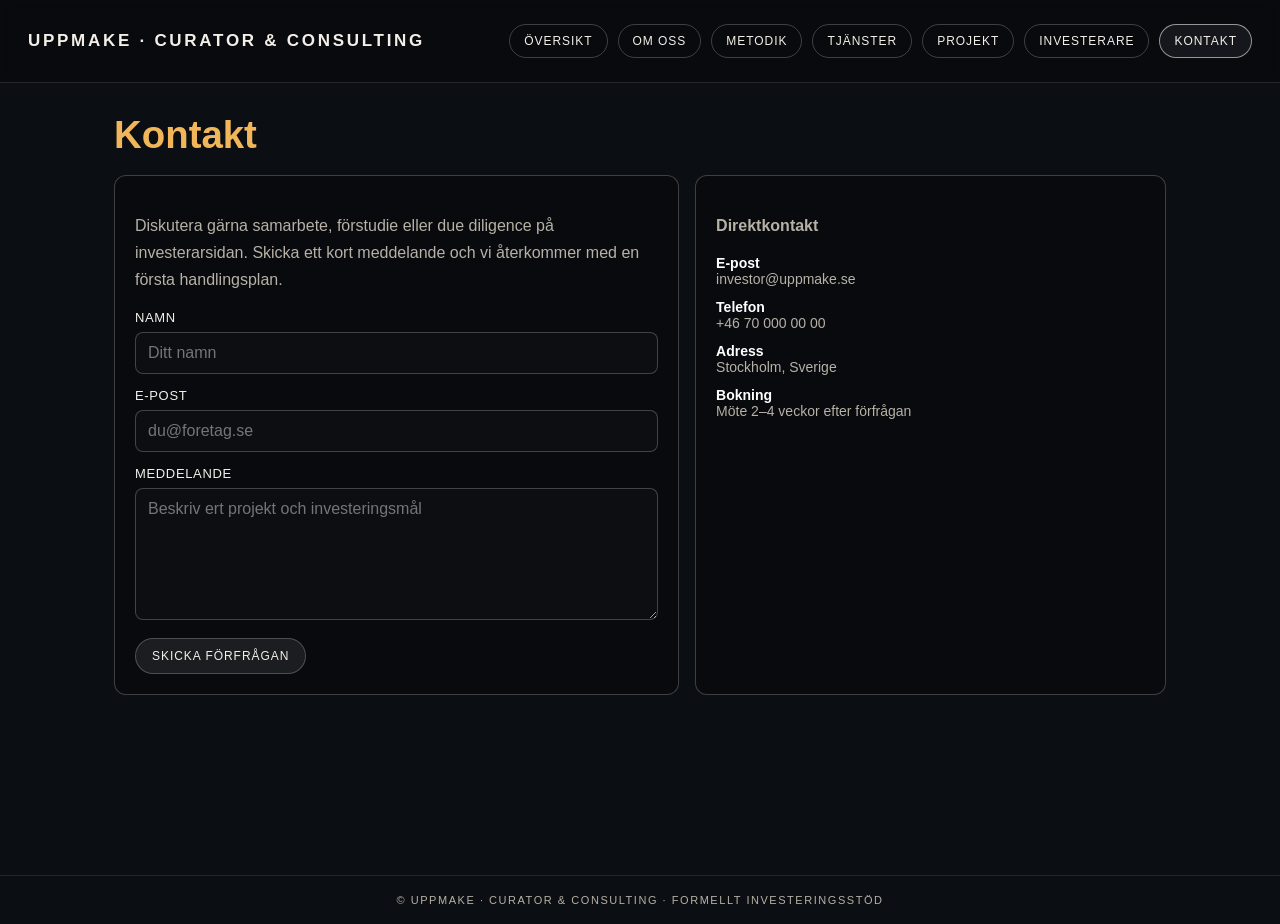
<file: contact.html>
<!DOCTYPE html>
<html lang="sv">
<head>
  <meta charset="UTF-8" />
  <meta name="viewport" content="width=device-width, initial-scale=1" />
  <title>Kontakt | Uppmake Curator & Consulting</title>
  <style>
    :root {
      --bg: #0b0e12;
      --panel: rgba(8, 10, 14, 0.78);
      --text: #f3efe8;
      --muted: #b7b1a6;
      --line: rgba(255, 255, 255, 0.22);
      --accent: #f2b65a;
    }
    * { box-sizing: border-box; }
    html, body {
      margin: 0;
      min-height: 100%;
      font-family: "Helvetica Neue", Arial, sans-serif;
      background: var(--bg);
      color: var(--text);
    }
    .top {
      position: sticky;
      top: 0;
      z-index: 50;
      padding: 24px 28px;
      display: flex;
      justify-content: space-between;
      align-items: center;
      gap: 18px;
      background: rgba(9, 10, 14, 0.93);
      border-bottom: 1px solid rgba(255,255,255,0.12);
      backdrop-filter: blur(5px);
    }
    .brand {
      font-size: 17px;
      letter-spacing: 0.16em;
      text-transform: uppercase;
      font-weight: 700;
    }
    .brand a { color: var(--text); text-decoration: none; }
    .main-nav {
      display: flex;
      gap: 10px;
      flex-wrap: wrap;
      justify-content: flex-end;
    }
    .main-nav a {
      color: var(--text);
      text-decoration: none;
      border: 1px solid var(--line);
      padding: 9px 14px;
      border-radius: 999px;
      font-size: 12px;
      text-transform: uppercase;
      letter-spacing: .08em;
    }
    .main-nav a:hover,
    .main-nav a.is-active {
      border-color: rgba(255,255,255,0.55);
      background: rgba(255,255,255,0.06);
    }
    .page-shell {
      max-width: 1100px;
      margin: 30px auto 60px;
      padding: 0 24px 120px;
      display: grid;
      gap: 18px;
    }
    .grid {
      display: grid;
      grid-template-columns: 1.2fr 1fr;
      gap: 16px;
    }
    .panel {
      border: 1px solid var(--line);
      border-radius: 12px;
      padding: 20px;
      background: var(--panel);
    }
    h1 {
      margin: 0;
      color: var(--accent);
      font-size: clamp(2rem, 3vw, 2.6rem);
    }
    p { color: var(--muted); line-height: 1.7; }
    label { display: block; font-size: 13px; letter-spacing: .05em; text-transform: uppercase; margin: 0 0 7px; }
    input, textarea {
      width: 100%;
      border: 1px solid var(--line);
      padding: 11px 12px;
      border-radius: 8px;
      background: rgba(255,255,255,0.02);
      color: var(--text);
      font: inherit;
      margin-bottom: 14px;
    }
    button {
      border: 1px solid var(--line);
      color: var(--text);
      background: rgba(255,255,255,0.08);
      border-radius: 999px;
      padding: 10px 16px;
      text-transform: uppercase;
      letter-spacing: .08em;
      font-size: 12px;
    }
    .info-row {
      display: grid;
      gap: 12px;
      font-size: 14px;
      color: var(--muted);
      margin: 8px 0 0;
    }
    .info-row strong { color: #fff; }
    footer {
      border-top: 1px solid rgba(255,255,255,.1);
      padding: 18px;
      text-align: center;
      color: var(--muted);
      text-transform: uppercase;
      font-size: 11px;
      letter-spacing: .14em;
    }
    @media (max-width: 960px) {
      .top { padding: 18px 14px; flex-direction: column; align-items: flex-start; }
      .main-nav { width: 100%; overflow-x: auto; flex-wrap: nowrap; gap: 8px; }
      .main-nav::-webkit-scrollbar { display: none; }
      .grid { grid-template-columns: 1fr; }
    }
  </style>
</head>
<body>
  <header class="top">
    <div class="brand"><a href="index.html">Uppmake · Curator & Consulting</a></div>
    <nav class="main-nav" aria-label="Huvudmeny">
      <a href="index.html">Översikt</a>
      <a href="about.html">Om oss</a>
      <a href="method.html">Metodik</a>
      <a href="services.html">Tjänster</a>
      <a href="projects.html">Projekt</a>
      <a href="investors.html">Investerare</a>
      <a href="contact.html">Kontakt</a>
    </nav>
  </header>

  <main class="page-shell">
    <h1>Kontakt</h1>
    <div class="grid">
      <section class="panel">
        <p>Diskutera gärna samarbete, förstudie eller due diligence på investerarsidan. Skicka ett kort meddelande och vi återkommer med en första handlingsplan.</p>
        <form>
          <label for="name">Namn</label>
          <input id="name" name="name" placeholder="Ditt namn" />
          <label for="email">E-post</label>
          <input id="email" name="email" type="email" placeholder="du@foretag.se" />
          <label for="message">Meddelande</label>
          <textarea id="message" name="message" rows="6" placeholder="Beskriv ert projekt och investeringsmål"></textarea>
          <button type="button">Skicka förfrågan</button>
        </form>
      </section>
      <aside class="panel">
        <p><strong>Direktkontakt</strong></p>
        <div class="info-row">
          <div><strong>E-post</strong><br />investor@uppmake.se</div>
          <div><strong>Telefon</strong><br />+46 70 000 00 00</div>
          <div><strong>Adress</strong><br />Stockholm, Sverige</div>
          <div><strong>Bokning</strong><br />Möte 2–4 veckor efter förfrågan</div>
        </div>
      </aside>
    </div>
  </main>

  <footer>© Uppmake · Curator & Consulting · Formellt investeringsstöd</footer>

  <script>
    const navLinks = document.querySelectorAll('.main-nav a');
    const path = window.location.pathname.split('/').pop() || 'contact.html';
    navLinks.forEach((link) => {
      if (link.getAttribute('href') === path) link.classList.add('is-active');
    });
  </script>
</body>
</html>
</file>
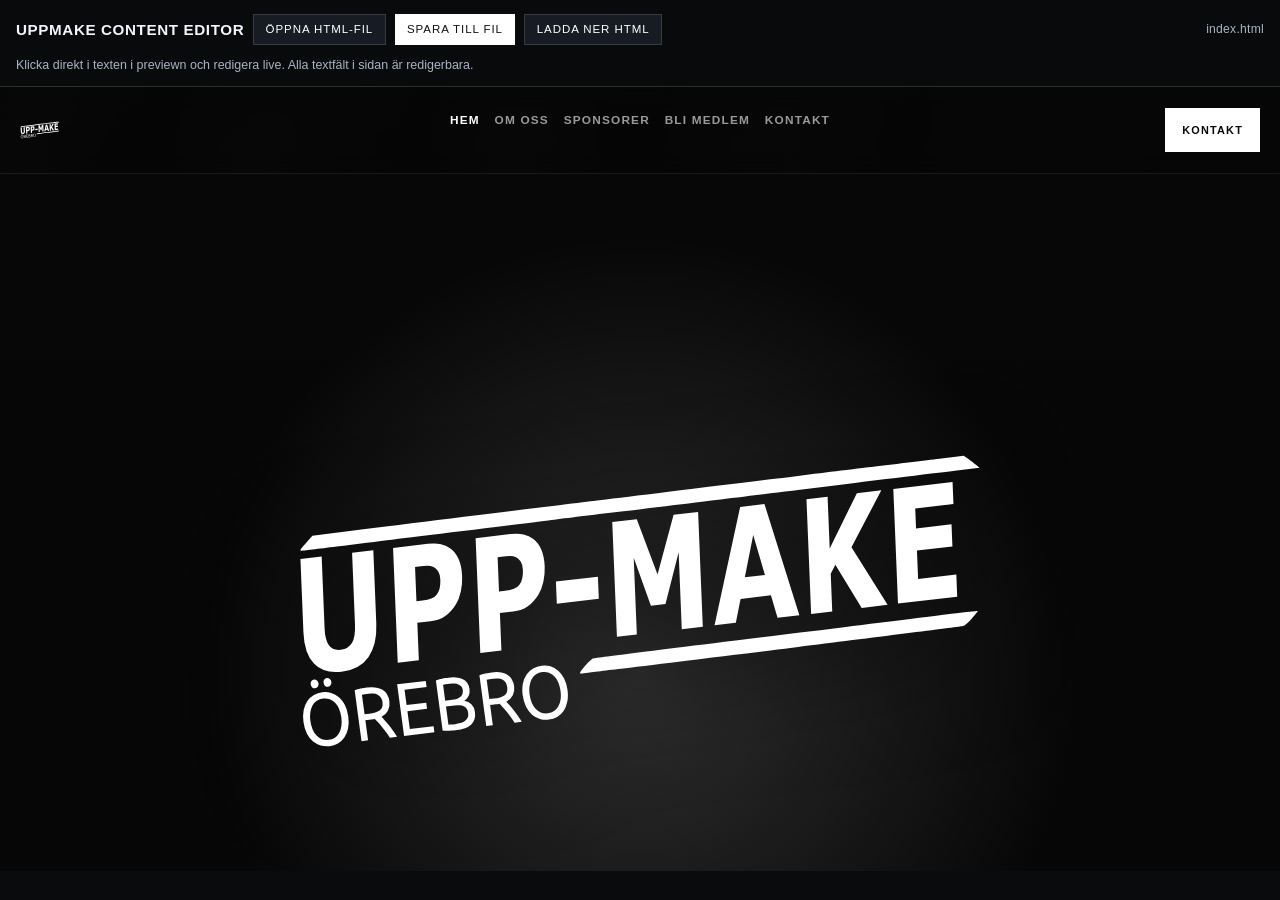
<file: editor.html>
<!doctype html>
<html lang="sv">
  <head>
    <meta charset="UTF-8" />
    <meta name="viewport" content="width=device-width, initial-scale=1.0" />
    <title>UppMAKE Content Editor</title>
    <style>
      :root {
        --bg: #0a0b0d;
        --surface: #111419;
        --line: rgba(255, 255, 255, 0.14);
        --text: #f2f5fb;
        --muted: #aab4c6;
      }

      * {
        box-sizing: border-box;
      }

      html,
      body {
        margin: 0;
        padding: 0;
        background: var(--bg);
        color: var(--text);
        font-family: ui-sans-serif, -apple-system, BlinkMacSystemFont, "Segoe UI", sans-serif;
      }

      .bar {
        position: sticky;
        top: 0;
        z-index: 20;
        display: grid;
        gap: 0.8rem;
        padding: 0.85rem 1rem;
        border-bottom: 1px solid var(--line);
        background: rgba(10, 11, 13, 0.92);
        backdrop-filter: blur(8px);
      }

      .bar-top {
        display: flex;
        flex-wrap: wrap;
        align-items: center;
        gap: 0.55rem;
      }

      .bar h1 {
        margin: 0;
        font-size: 0.95rem;
        letter-spacing: 0.04em;
        text-transform: uppercase;
      }

      .btn {
        border: 1px solid var(--line);
        background: #171b23;
        color: #fff;
        padding: 0.55rem 0.72rem;
        font-size: 0.72rem;
        text-transform: uppercase;
        letter-spacing: 0.08em;
        cursor: pointer;
      }

      .btn:hover {
        background: #202633;
      }

      .btn.primary {
        background: #fff;
        color: #111;
        border-color: #fff;
      }

      .btn.primary:hover {
        background: #e8edf7;
      }

      .status {
        margin-left: auto;
        color: var(--muted);
        font-size: 0.76rem;
        letter-spacing: 0.02em;
      }

      .hint {
        margin: 0;
        color: var(--muted);
        font-size: 0.78rem;
      }

      .stage {
        height: calc(100vh - 116px);
      }

      iframe {
        width: 100%;
        height: 100%;
        border: 0;
        background: #fff;
      }

      @media (max-width: 760px) {
        .status {
          margin-left: 0;
          width: 100%;
        }

        .stage {
          height: calc(100vh - 168px);
        }
      }
    </style>
  </head>
  <body>
    <div class="bar">
      <div class="bar-top">
        <h1>UppMAKE Content Editor</h1>
        <button class="btn" id="openBtn" type="button">Öppna HTML-fil</button>
        <button class="btn primary" id="saveBtn" type="button" disabled>Spara till fil</button>
        <button class="btn" id="downloadBtn" type="button" disabled>Ladda ner HTML</button>
        <span class="status" id="status">Ingen fil vald ännu.</span>
      </div>
      <p class="hint">
        Klicka direkt i texten i previewn och redigera live. Alla textfält i sidan är redigerbara.
      </p>
    </div>

    <div class="stage">
      <iframe id="preview" title="Live preview editor"></iframe>
    </div>

    <script>
      const preview = document.getElementById("preview");
      const openBtn = document.getElementById("openBtn");
      const saveBtn = document.getElementById("saveBtn");
      const downloadBtn = document.getElementById("downloadBtn");
      const statusEl = document.getElementById("status");

      let fileHandle = null;
      let dirty = false;
      let fileName = "index.html";

      const EDITABLE_SELECTOR = [
        "header a",
        "main h1",
        "main h2",
        "main h3",
        "main h4",
        "main h5",
        "main h6",
        "main p",
        "main li",
        "main summary",
        "main a",
        "main span",
        "footer span",
        "footer a",
      ].join(",");

      const setStatus = (text) => {
        statusEl.textContent = text;
      };

      const setDirty = (value) => {
        dirty = value;
        const tag = dirty ? " (osparade ändringar)" : "";
        setStatus(`${fileName}${tag}`);
      };

      const setEditorMode = () => {
        const doc = preview.contentDocument;
        if (!doc) return;

        const markerStyle = doc.createElement("style");
        markerStyle.id = "upm-editor-markers";
        markerStyle.textContent = `
          [data-upm-editable="true"] { outline: 1px dashed transparent; outline-offset: 2px; }
          [data-upm-editable="true"]:hover { outline-color: rgba(125, 240, 216, 0.65); }
          [data-upm-editable="true"]:focus { outline-color: #7df0d8; background: rgba(125, 240, 216, 0.08) !important; }
        `;
        doc.head.appendChild(markerStyle);

        doc.querySelectorAll(EDITABLE_SELECTOR).forEach((el) => {
          if (el.closest(".upm-logo-wrap")) return;
          if (el.classList.contains("arr")) return;
          if (el.classList.contains("num")) return;
          if (el.children.length > 0 && !el.matches("summary")) return;
          if (!el.textContent || !el.textContent.trim()) return;

          el.setAttribute("contenteditable", "true");
          el.setAttribute("data-upm-editable", "true");
          el.addEventListener("input", () => setDirty(true));
        });

        doc.addEventListener("click", (event) => {
          const anchor = event.target.closest("a");
          if (anchor) event.preventDefault();
        });
      };

      const loadHtml = (html) => {
        preview.srcdoc = html;
        preview.onload = () => {
          setEditorMode();
          downloadBtn.disabled = false;
          setDirty(false);
        };
      };

      const getCurrentHtml = () => {
        const doc = preview.contentDocument;
        if (!doc) return "";

        const clone = doc.documentElement.cloneNode(true);
        clone.querySelectorAll("[data-upm-editable]").forEach((el) => {
          el.removeAttribute("data-upm-editable");
          el.removeAttribute("contenteditable");
        });
        clone.querySelector("#upm-editor-markers")?.remove();
        return "<!doctype html>\n" + clone.outerHTML;
      };

      const saveToHandle = async () => {
        if (!fileHandle) return;
        const writable = await fileHandle.createWritable();
        await writable.write(getCurrentHtml());
        await writable.close();
        setDirty(false);
      };

      const downloadHtml = () => {
        const html = getCurrentHtml();
        const blob = new Blob([html], { type: "text/html;charset=utf-8" });
        const url = URL.createObjectURL(blob);
        const a = document.createElement("a");
        a.href = url;
        a.download = fileName || "index.html";
        document.body.appendChild(a);
        a.click();
        a.remove();
        URL.revokeObjectURL(url);
      };

      const openViaPicker = async () => {
        if (!window.showOpenFilePicker) {
          setStatus("Din browser saknar File System Access API. Använd Chrome/Edge.");
          return;
        }

        const [handle] = await window.showOpenFilePicker({
          multiple: false,
          types: [
            {
              description: "HTML-filer",
              accept: { "text/html": [".html", ".htm"] },
            },
          ],
          excludeAcceptAllOption: false,
        });

        fileHandle = handle;
        fileName = handle.name || "index.html";
        const file = await handle.getFile();
        const html = await file.text();
        saveBtn.disabled = false;
        loadHtml(html);
      };

      openBtn.addEventListener("click", () => {
        openViaPicker().catch((err) => {
          setStatus("Kunde inte öppna filen.");
          console.error(err);
        });
      });

      saveBtn.addEventListener("click", () => {
        saveToHandle().catch((err) => {
          setStatus("Kunde inte spara filen.");
          console.error(err);
        });
      });

      downloadBtn.addEventListener("click", downloadHtml);

      window.addEventListener("beforeunload", (event) => {
        if (!dirty) return;
        event.preventDefault();
        event.returnValue = "";
      });

      fetch("index.html")
        .then((response) => (response.ok ? response.text() : Promise.reject(new Error("no index"))))
        .then((html) => {
          fileName = "index.html";
          setStatus("index.html laddad i preview. Klicka Öppna HTML-fil för att kunna spara direkt.");
          loadHtml(html);
        })
        .catch(() => {
          setStatus("Klicka Öppna HTML-fil för att starta.");
        });
    </script>
  </body>
</html>
</file>
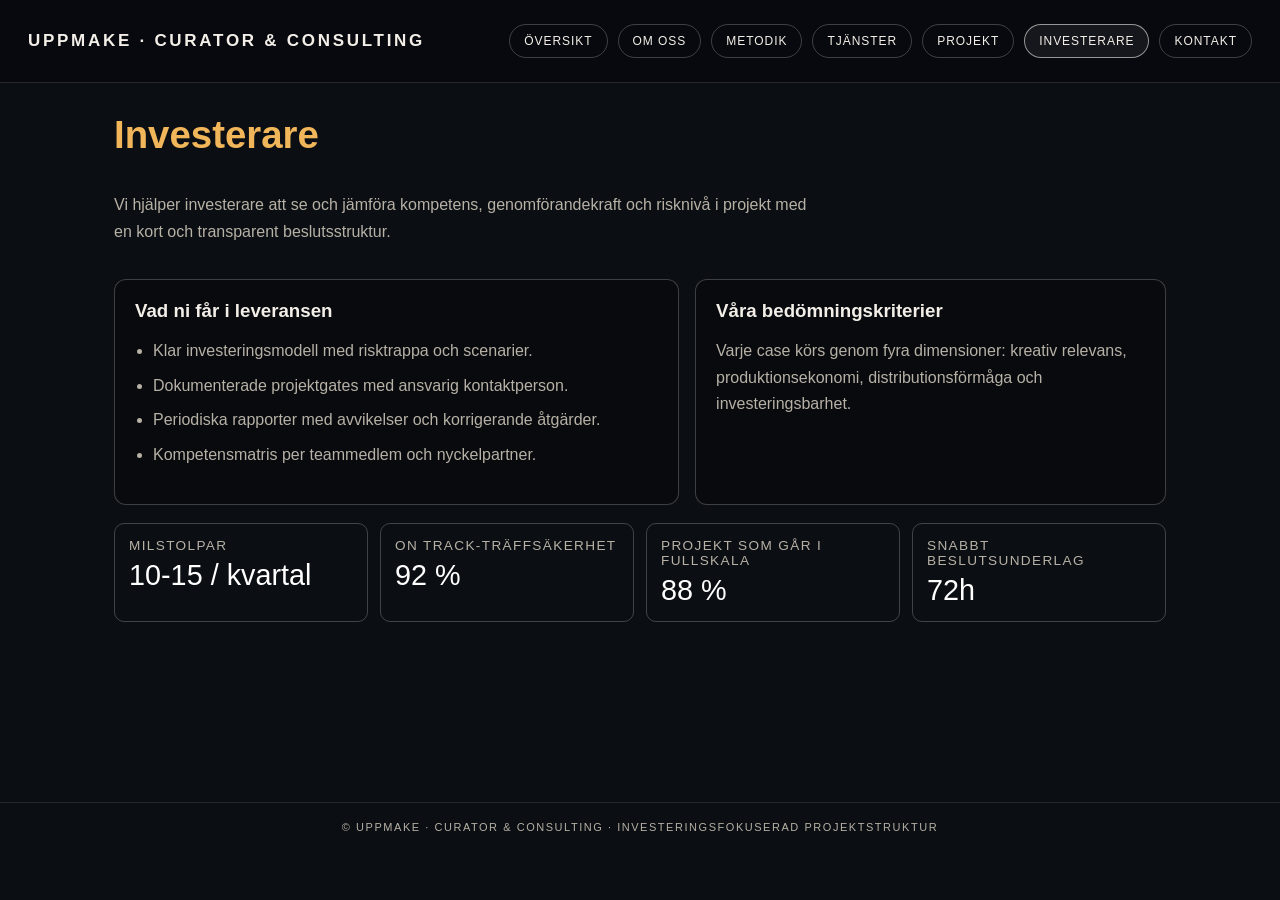
<file: investors.html>
<!DOCTYPE html>
<html lang="sv">
<head>
  <meta charset="UTF-8" />
  <meta name="viewport" content="width=device-width, initial-scale=1" />
  <title>Investerare | Uppmake Curator & Consulting</title>
  <style>
    :root {
      --bg: #0b0e12;
      --panel: rgba(8, 10, 14, 0.78);
      --text: #f3efe8;
      --muted: #b7b1a6;
      --line: rgba(255, 255, 255, 0.22);
      --accent: #f2b65a;
    }
    * { box-sizing: border-box; }
    html, body { margin: 0; min-height: 100%; font-family: "Helvetica Neue", Arial, sans-serif; background: var(--bg); color: var(--text); }
    .top { position: sticky; top: 0; z-index: 50; padding: 24px 28px; display: flex; justify-content: space-between; align-items: center; gap: 18px; background: rgba(9,10,14,.94); border-bottom: 1px solid rgba(255,255,255,.12); backdrop-filter: blur(5px); }
    .brand { font-size: 17px; letter-spacing: .16em; text-transform: uppercase; font-weight: 700; }
    .brand a { color: var(--text); text-decoration: none; }
    .main-nav { display: flex; gap: 10px; flex-wrap: wrap; justify-content: flex-end; }
    .main-nav a { color: var(--text); text-decoration: none; border: 1px solid var(--line); padding: 9px 14px; border-radius: 999px; font-size: 12px; text-transform: uppercase; letter-spacing: .08em; }
    .main-nav a:hover, .main-nav a.is-active { border-color: rgba(255,255,255,.55); background: rgba(255,255,255,.06); }
    .page-shell { max-width: 1100px; margin: 30px auto 60px; padding: 0 24px 120px; display: grid; gap: 18px; }
    h1 { margin: 0; font-size: clamp(2rem, 3vw, 2.6rem); color: var(--accent); }
    .lead { color: var(--muted); line-height: 1.7; max-width: 78ch; }
    .grid { display: grid; grid-template-columns: 1.2fr 1fr; gap: 16px; }
    .panel {
      border: 1px solid var(--line);
      border-radius: 12px;
      padding: 20px;
      background: var(--panel);
    }
    .panel h3 { margin: 0 0 10px; }
    .panel p, .panel li { color: var(--muted); line-height: 1.65; }
    .check-list { padding-left: 18px; }
    .check-list li + li { margin-top: 8px; }
    .metrics { display: grid; grid-template-columns: repeat(auto-fit, minmax(150px, 1fr)); gap: 12px; }
    .metric { border: 1px solid var(--line); border-radius: 10px; padding: 14px; }
    .metric .value { font-size: 1.8rem; color: #fff; margin-top: 6px; }
    .metric .label { color: var(--muted); font-size: .85rem; letter-spacing: .1em; text-transform: uppercase; }
    footer { border-top: 1px solid rgba(255,255,255,.1); padding: 18px; text-align: center; color: var(--muted); font-size: 11px; text-transform: uppercase; letter-spacing: .14em; }
    @media (max-width: 960px) {
      .top { padding: 18px 14px; flex-direction: column; align-items: flex-start; }
      .main-nav { width: 100%; overflow-x: auto; flex-wrap: nowrap; gap: 8px; }
      .main-nav::-webkit-scrollbar { display: none; }
      .grid { grid-template-columns: 1fr; }
    }
  </style>
</head>
<body>
  <header class="top">
    <div class="brand"><a href="index.html">Uppmake · Curator & Consulting</a></div>
    <nav class="main-nav" aria-label="Huvudmeny">
      <a href="index.html">Översikt</a>
      <a href="about.html">Om oss</a>
      <a href="method.html">Metodik</a>
      <a href="services.html">Tjänster</a>
      <a href="projects.html">Projekt</a>
      <a href="investors.html">Investerare</a>
      <a href="contact.html">Kontakt</a>
    </nav>
  </header>

  <main class="page-shell">
    <h1>Investerare</h1>
    <p class="lead">Vi hjälper investerare att se och jämföra kompetens, genomförandekraft och risknivå i projekt med en kort och transparent beslutsstruktur.</p>

    <section class="grid">
      <article class="panel">
        <h3>Vad ni får i leveransen</h3>
        <ul class="check-list">
          <li>Klar investeringsmodell med risktrappa och scenarier.</li>
          <li>Dokumenterade projektgates med ansvarig kontaktperson.</li>
          <li>Periodiska rapporter med avvikelser och korrigerande åtgärder.</li>
          <li>Kompetensmatris per teammedlem och nyckelpartner.</li>
        </ul>
      </article>
      <article class="panel">
        <h3>Våra bedömningskriterier</h3>
        <p>Varje case körs genom fyra dimensioner: kreativ relevans, produktionsekonomi, distributionsförmåga och investeringsbarhet.</p>
      </article>
    </section>

    <section class="metrics">
      <article class="metric">
        <div class="label">Milstolpar</div>
        <div class="value">10-15 / kvartal</div>
      </article>
      <article class="metric">
        <div class="label">On track-träffsäkerhet</div>
        <div class="value">92 %</div>
      </article>
      <article class="metric">
        <div class="label">Projekt som går i fullskala</div>
        <div class="value">88 %</div>
      </article>
      <article class="metric">
        <div class="label">Snabbt beslutsunderlag</div>
        <div class="value">72h</div>
      </article>
    </section>
  </main>

  <footer>© Uppmake · Curator & Consulting · Investeringsfokuserad projektstruktur</footer>

  <script>
    const navLinks = document.querySelectorAll('.main-nav a');
    const path = window.location.pathname.split('/').pop() || 'investors.html';
    navLinks.forEach((link) => {
      if (link.getAttribute('href') === path) link.classList.add('is-active');
    });
  </script>
</body>
</html>
</file>
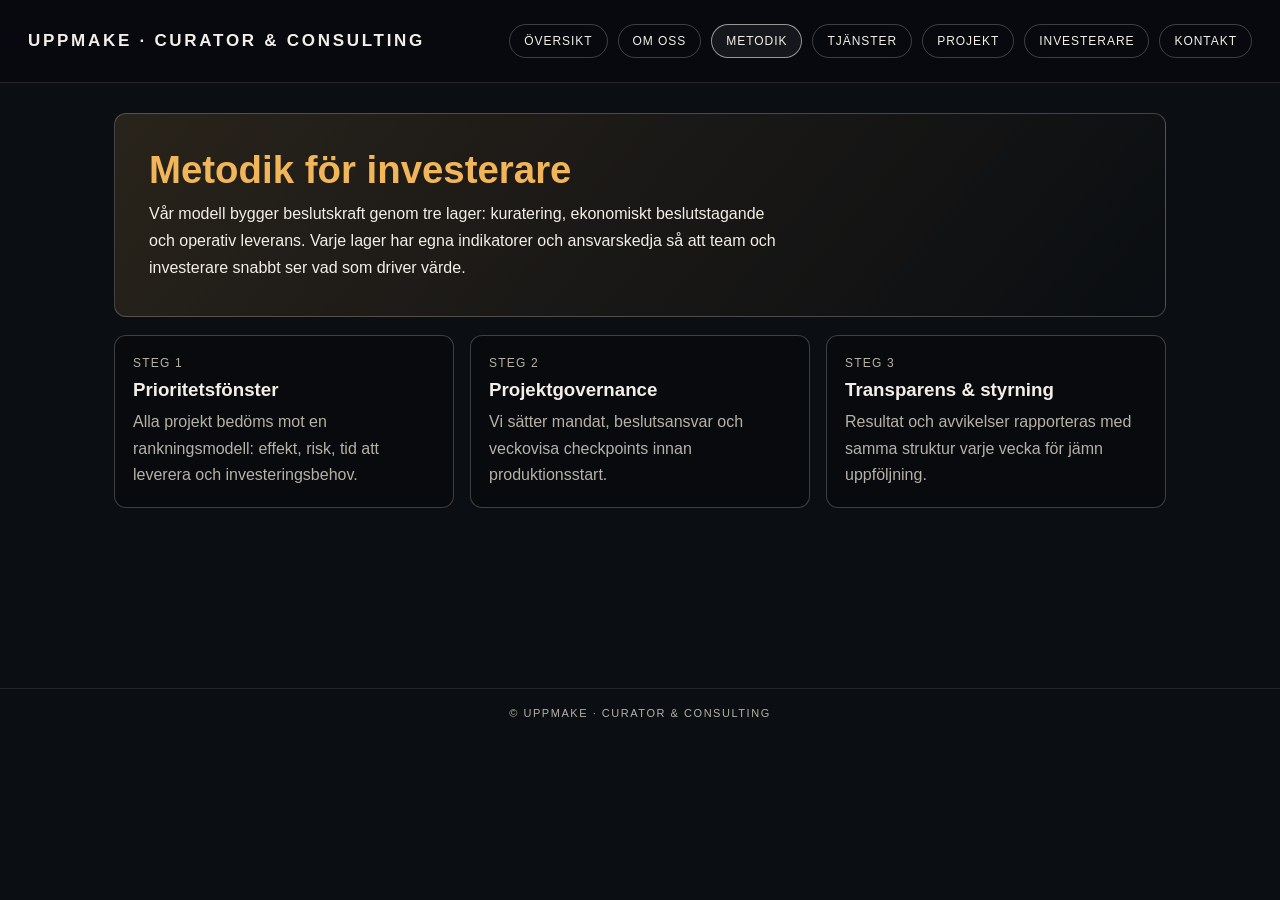
<file: method.html>
<!DOCTYPE html>
<html lang="sv">
<head>
  <meta charset="UTF-8" />
  <meta name="viewport" content="width=device-width, initial-scale=1" />
  <title>Metodik | Uppmake Curator & Consulting</title>
  <style>
    :root {
      --bg: #0b0e12;
      --panel: rgba(8, 10, 14, 0.78);
      --text: #f3efe8;
      --muted: #b7b1a6;
      --line: rgba(255, 255, 255, 0.22);
      --accent: #f2b65a;
    }
    * { box-sizing: border-box; }
    html, body { margin: 0; min-height: 100%; font-family: "Helvetica Neue", Arial, sans-serif; background: var(--bg); color: var(--text); }
    .top {
      position: sticky;
      top: 0;
      z-index: 50;
      padding: 24px 28px;
      display: flex;
      justify-content: space-between;
      align-items: center;
      gap: 18px;
      background: rgba(9,10,14,.94);
      border-bottom: 1px solid rgba(255,255,255,.12);
      backdrop-filter: blur(5px);
    }
    .brand { font-size: 17px; letter-spacing: .16em; text-transform: uppercase; font-weight: 700; }
    .brand a { color: var(--text); text-decoration: none; }
    .main-nav { display: flex; gap: 10px; flex-wrap: wrap; justify-content: flex-end; }
    .main-nav a { color: var(--text); text-decoration: none; border: 1px solid var(--line); padding: 9px 14px; border-radius: 999px; font-size: 12px; text-transform: uppercase; letter-spacing: .08em; }
    .main-nav a:hover,
    .main-nav a.is-active { border-color: rgba(255,255,255,.55); background: rgba(255,255,255,.06); }
    .page-shell { max-width: 1100px; margin: 30px auto 60px; padding: 0 24px 120px; display: grid; gap: 18px; }
    .hero { padding: 34px; border: 1px solid var(--line); border-radius: 12px; background: linear-gradient(130deg, rgba(242, 182, 90, 0.13), rgba(10, 12, 16, 0.2)); }
    .hero h1 { margin: 0 0 8px; font-size: clamp(2rem, 3vw, 2.6rem); color: var(--accent); }
    .hero p { margin: 0; max-width: 72ch; line-height: 1.7; }
    .process {
      display: grid;
      grid-template-columns: repeat(auto-fit, minmax(230px, 1fr));
      gap: 16px;
    }
    .step {
      border: 1px solid var(--line);
      border-radius: 12px;
      background: var(--panel);
      padding: 18px;
    }
    .step .num {
      margin: 0;
      color: var(--muted);
      font-size: 12px;
      text-transform: uppercase;
      letter-spacing: .1em;
    }
    .step h3 { margin: 6px 0 8px; }
    .step p { margin: 0; color: var(--muted); line-height: 1.65; }
    footer {
      border-top: 1px solid rgba(255,255,255,.1);
      padding: 18px;
      text-align: center;
      color: var(--muted);
      text-transform: uppercase;
      font-size: 11px;
      letter-spacing: .14em;
    }
    @media (max-width: 960px) {
      .top { padding: 18px 14px; flex-direction: column; align-items: flex-start; }
      .main-nav { width: 100%; overflow-x: auto; flex-wrap: nowrap; gap: 8px; }
      .main-nav::-webkit-scrollbar { display: none; }
    }
  </style>
</head>
<body>
  <header class="top">
    <div class="brand"><a href="index.html">Uppmake · Curator & Consulting</a></div>
    <nav class="main-nav" aria-label="Huvudmeny">
      <a href="index.html">Översikt</a>
      <a href="about.html">Om oss</a>
      <a href="method.html">Metodik</a>
      <a href="services.html">Tjänster</a>
      <a href="projects.html">Projekt</a>
      <a href="investors.html">Investerare</a>
      <a href="contact.html">Kontakt</a>
    </nav>
  </header>

  <main class="page-shell">
    <section class="hero">
      <h1>Metodik för investerare</h1>
      <p>Vår modell bygger beslutskraft genom tre lager: kuratering, ekonomiskt beslutstagande och operativ leverans. Varje lager har egna indikatorer och ansvarskedja så att team och investerare snabbt ser vad som driver värde.</p>
    </section>

    <section class="process">
      <article class="step">
        <p class="num">Steg 1</p>
        <h3>Prioritetsfönster</h3>
        <p>Alla projekt bedöms mot en rankningsmodell: effekt, risk, tid att leverera och investeringsbehov.</p>
      </article>
      <article class="step">
        <p class="num">Steg 2</p>
        <h3>Projektgovernance</h3>
        <p>Vi sätter mandat, beslutsansvar och veckovisa checkpoints innan produktionsstart.</p>
      </article>
      <article class="step">
        <p class="num">Steg 3</p>
        <h3>Transparens & styrning</h3>
        <p>Resultat och avvikelser rapporteras med samma struktur varje vecka för jämn uppföljning.</p>
      </article>
    </section>
  </main>

  <footer>© Uppmake · Curator & Consulting</footer>

  <script>
    const navLinks = document.querySelectorAll('.main-nav a');
    const path = window.location.pathname.split('/').pop() || 'method.html';
    navLinks.forEach((link) => {
      if (link.getAttribute('href') === path) {
        link.classList.add('is-active');
      }
    });
  </script>
</body>
</html>
</file>
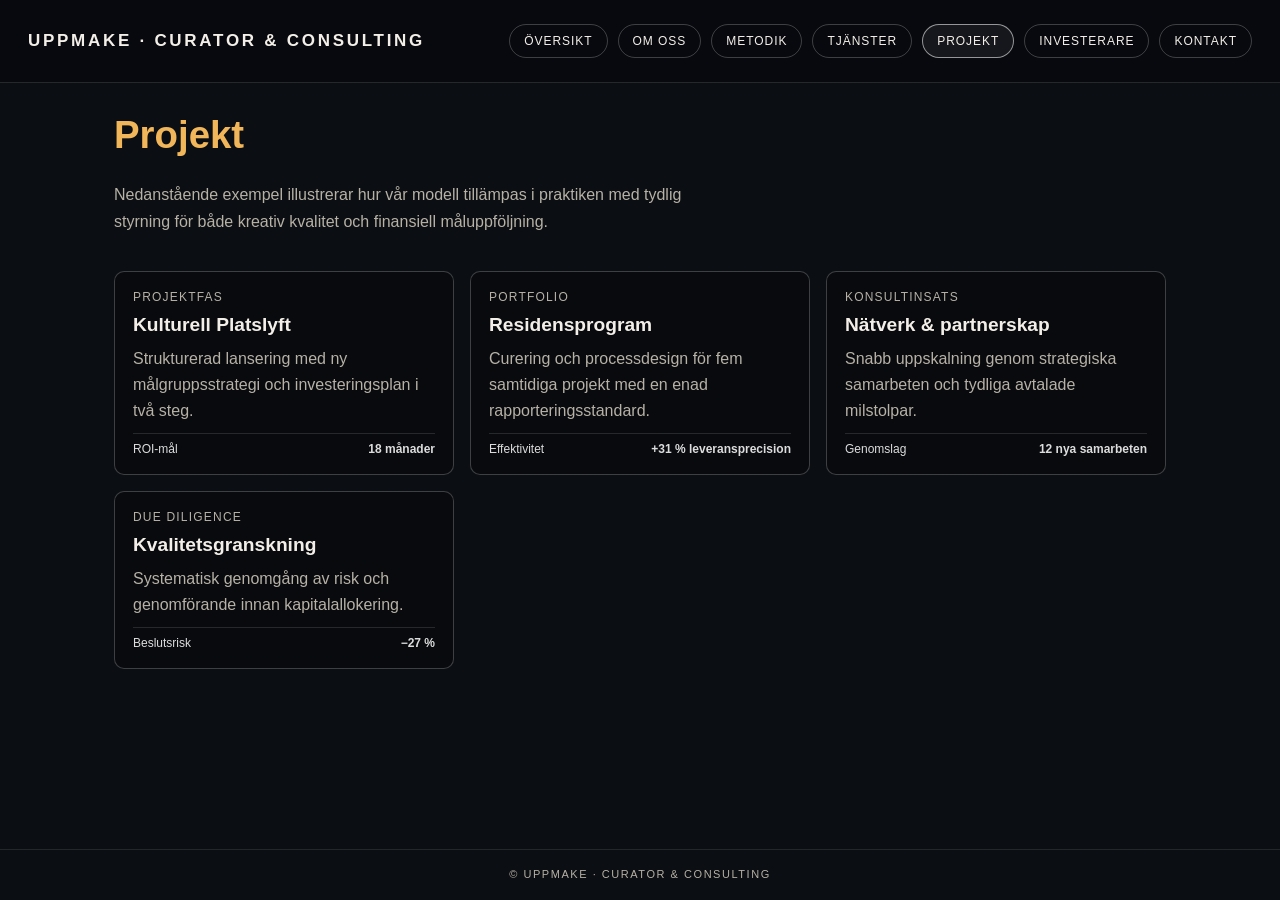
<file: projects.html>
<!DOCTYPE html>
<html lang="sv">
<head>
  <meta charset="UTF-8" />
  <meta name="viewport" content="width=device-width, initial-scale=1" />
  <title>Projekt | Uppmake Curator & Consulting</title>
  <style>
    :root {
      --bg: #0b0e12;
      --panel: rgba(8, 10, 14, 0.78);
      --text: #f3efe8;
      --muted: #b7b1a6;
      --line: rgba(255, 255, 255, 0.22);
    }
    * { box-sizing: border-box; }
    html, body { margin: 0; min-height: 100%; font-family: "Helvetica Neue", Arial, sans-serif; background: var(--bg); color: var(--text); }
    .top { position: sticky; top: 0; z-index: 50; padding: 24px 28px; display: flex; justify-content: space-between; align-items: center; gap: 18px; background: rgba(9,10,14,.94); border-bottom: 1px solid rgba(255,255,255,.12); backdrop-filter: blur(5px); }
    .brand { font-size: 17px; letter-spacing: .16em; text-transform: uppercase; font-weight: 700; }
    .brand a { color: var(--text); text-decoration: none; }
    .main-nav { display: flex; gap: 10px; flex-wrap: wrap; justify-content: flex-end; }
    .main-nav a { color: var(--text); text-decoration: none; border: 1px solid var(--line); padding: 9px 14px; border-radius: 999px; font-size: 12px; text-transform: uppercase; letter-spacing: .08em; }
    .main-nav a:hover, .main-nav a.is-active { border-color: rgba(255,255,255,.55); background: rgba(255,255,255,.06); }
    .page-shell { max-width: 1100px; margin: 30px auto 60px; padding: 0 24px 120px; display: grid; gap: 20px; }
    h1 { margin: 0; font-size: clamp(2rem, 3vw, 2.6rem); color: #f2b65a; }
    .intro { margin-top: 4px; color: var(--muted); line-height: 1.7; max-width: 70ch; }
    .portfolio { display: grid; grid-template-columns: repeat(auto-fit, minmax(260px, 1fr)); gap: 16px; }
    .case-card {
      border: 1px solid var(--line);
      border-radius: 10px;
      padding: 18px;
      background: var(--panel);
      display: grid;
      gap: 10px;
    }
    .case-meta { color: var(--muted); font-size: 12px; text-transform: uppercase; letter-spacing: .1em; }
    .case-title { margin: 0; font-size: 1.2rem; }
    .case-card p { margin: 0; color: var(--muted); line-height: 1.6; }
    .kpi { display: flex; justify-content: space-between; font-size: 12px; color: #ddd; border-top: 1px solid rgba(255,255,255,.12); padding-top: 8px; }
    footer { border-top: 1px solid rgba(255,255,255,.1); padding: 18px; text-align: center; color: var(--muted); text-transform: uppercase; font-size: 11px; letter-spacing: .14em; }
    @media (max-width: 960px) {
      .top { padding: 18px 14px; flex-direction: column; align-items: flex-start; }
      .main-nav { width: 100%; overflow-x: auto; flex-wrap: nowrap; gap: 8px; }
      .main-nav::-webkit-scrollbar { display: none; }
    }
  </style>
</head>
<body>
  <header class="top">
    <div class="brand"><a href="index.html">Uppmake · Curator & Consulting</a></div>
    <nav class="main-nav" aria-label="Huvudmeny">
      <a href="index.html">Översikt</a>
      <a href="about.html">Om oss</a>
      <a href="method.html">Metodik</a>
      <a href="services.html">Tjänster</a>
      <a href="projects.html">Projekt</a>
      <a href="investors.html">Investerare</a>
      <a href="contact.html">Kontakt</a>
    </nav>
  </header>
  <main class="page-shell">
    <h1>Projekt</h1>
    <p class="intro">Nedanstående exempel illustrerar hur vår modell tillämpas i praktiken med tydlig styrning för både kreativ kvalitet och finansiell måluppföljning.</p>
    <section class="portfolio">
      <article class="case-card">
        <div class="case-meta">Projektfas</div>
        <h2 class="case-title">Kulturell Platslyft</h2>
        <p>Strukturerad lansering med ny målgruppsstrategi och investeringsplan i två steg.</p>
        <div class="kpi"><span>ROI-mål</span><strong>18 månader</strong></div>
      </article>
      <article class="case-card">
        <div class="case-meta">Portfolio</div>
        <h2 class="case-title">Residensprogram</h2>
        <p>Curering och processdesign för fem samtidiga projekt med en enad rapporteringsstandard.</p>
        <div class="kpi"><span>Effektivitet</span><strong>+31 % leveransprecision</strong></div>
      </article>
      <article class="case-card">
        <div class="case-meta">Konsultinsats</div>
        <h2 class="case-title">Nätverk & partnerskap</h2>
        <p>Snabb uppskalning genom strategiska samarbeten och tydliga avtalade milstolpar.</p>
        <div class="kpi"><span>Genomslag</span><strong>12 nya samarbeten</strong></div>
      </article>
      <article class="case-card">
        <div class="case-meta">Due diligence</div>
        <h2 class="case-title">Kvalitetsgranskning</h2>
        <p>Systematisk genomgång av risk och genomförande innan kapitalallokering.</p>
        <div class="kpi"><span>Beslutsrisk</span><strong>−27 %</strong></div>
      </article>
    </section>
  </main>
  <footer>© Uppmake · Curator & Consulting</footer>
  <script>
    const navLinks = document.querySelectorAll('.main-nav a');
    const path = window.location.pathname.split('/').pop() || 'projects.html';
    navLinks.forEach((link) => {
      if (link.getAttribute('href') === path) link.classList.add('is-active');
    });
  </script>
</body>
</html>
</file>
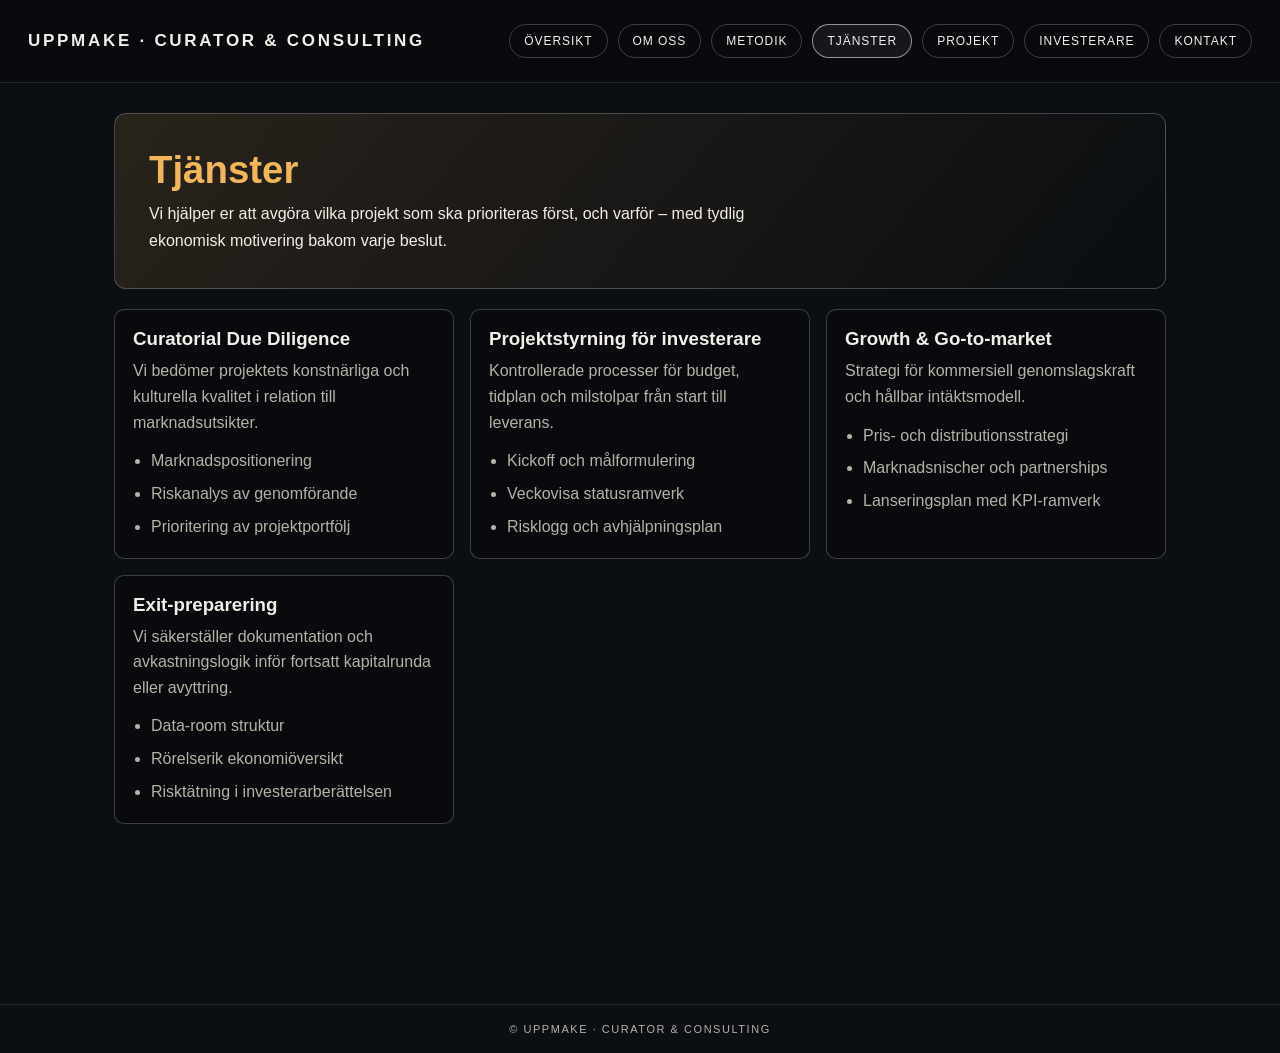
<file: services.html>
<!DOCTYPE html>
<html lang="sv">
<head>
  <meta charset="UTF-8" />
  <meta name="viewport" content="width=device-width, initial-scale=1" />
  <title>Tjänster | Uppmake Curator & Consulting</title>
  <style>
    :root {
      --bg: #0b0e12;
      --panel: rgba(8, 10, 14, 0.78);
      --text: #f3efe8;
      --muted: #b7b1a6;
      --line: rgba(255, 255, 255, 0.22);
      --accent: #f2b65a;
    }
    * { box-sizing: border-box; }
    html, body {
      margin: 0;
      min-height: 100%;
      font-family: "Helvetica Neue", Arial, sans-serif;
      background: var(--bg);
      color: var(--text);
    }
    .top {
      position: sticky;
      top: 0;
      z-index: 50;
      padding: 24px 28px;
      display: flex;
      justify-content: space-between;
      align-items: center;
      gap: 18px;
      background: rgba(9, 10, 14, 0.93);
      border-bottom: 1px solid rgba(255,255,255,.12);
      backdrop-filter: blur(5px);
    }
    .brand { font-size: 17px; letter-spacing: .16em; text-transform: uppercase; font-weight: 700; }
    .brand a { color: var(--text); text-decoration: none; }
    .main-nav { display: flex; gap: 10px; flex-wrap: wrap; justify-content: flex-end; }
    .main-nav a { color: var(--text); text-decoration: none; border: 1px solid var(--line); padding: 9px 14px; border-radius: 999px; font-size: 12px; text-transform: uppercase; letter-spacing: .08em; }
    .main-nav a:hover, .main-nav a.is-active { border-color: rgba(255,255,255,.55); background: rgba(255,255,255,.06); }
    .page-shell { max-width: 1100px; margin: 30px auto 60px; padding: 0 24px 120px; display: grid; gap: 20px; }
    .hero { padding: 34px; border: 1px solid var(--line); border-radius: 12px; background: linear-gradient(130deg, rgba(242, 182, 90, 0.13), rgba(10, 12, 16, 0.2)); }
    .hero h1 { margin: 0 0 8px; font-size: clamp(2rem, 3vw, 2.6rem); color: var(--accent); }
    .hero p { margin: 0; max-width: 72ch; line-height: 1.7; }
    .services { display: grid; grid-template-columns: repeat(auto-fit, minmax(260px, 1fr)); gap: 16px; }
    .tile {
      border: 1px solid var(--line);
      border-radius: 10px;
      padding: 18px;
      background: var(--panel);
    }
    .tile h3 { margin: 0 0 8px; }
    .tile p { margin: 0 0 14px; color: var(--muted); line-height: 1.6; }
    .tile ul { margin: 0; padding-left: 18px; color: var(--muted); line-height: 1.55; }
    .tile li + li { margin-top: 8px; }
    footer { border-top: 1px solid rgba(255,255,255,.1); padding: 18px; text-align: center; color: var(--muted); text-transform: uppercase; font-size: 11px; letter-spacing: .14em; }
    @media (max-width: 960px) {
      .top { padding: 18px 14px; flex-direction: column; align-items: flex-start; }
      .main-nav { width: 100%; overflow-x: auto; flex-wrap: nowrap; gap: 8px; }
      .main-nav::-webkit-scrollbar { display: none; }
    }
  </style>
</head>
<body>
  <header class="top">
    <div class="brand"><a href="index.html">Uppmake · Curator & Consulting</a></div>
    <nav class="main-nav" aria-label="Huvudmeny">
      <a href="index.html">Översikt</a>
      <a href="about.html">Om oss</a>
      <a href="method.html">Metodik</a>
      <a href="services.html">Tjänster</a>
      <a href="projects.html">Projekt</a>
      <a href="investors.html">Investerare</a>
      <a href="contact.html">Kontakt</a>
    </nav>
  </header>

  <main class="page-shell">
    <section class="hero">
      <h1>Tjänster</h1>
      <p>Vi hjälper er att avgöra vilka projekt som ska prioriteras först, och varför – med tydlig ekonomisk motivering bakom varje beslut.</p>
    </section>

    <section class="services">
      <article class="tile">
        <h3>Curatorial Due Diligence</h3>
        <p>Vi bedömer projektets konstnärliga och kulturella kvalitet i relation till marknadsutsikter.</p>
        <ul>
          <li>Marknadspositionering</li>
          <li>Riskanalys av genomförande</li>
          <li>Prioritering av projektportfölj</li>
        </ul>
      </article>
      <article class="tile">
        <h3>Projektstyrning för investerare</h3>
        <p>Kontrollerade processer för budget, tidplan och milstolpar från start till leverans.</p>
        <ul>
          <li>Kickoff och målformulering</li>
          <li>Veckovisa statusramverk</li>
          <li>Risklogg och avhjälpningsplan</li>
        </ul>
      </article>
      <article class="tile">
        <h3>Growth & Go-to-market</h3>
        <p>Strategi för kommersiell genomslagskraft och hållbar intäktsmodell.</p>
        <ul>
          <li>Pris- och distributionsstrategi</li>
          <li>Marknadsnischer och partnerships</li>
          <li>Lanseringsplan med KPI-ramverk</li>
        </ul>
      </article>
      <article class="tile">
        <h3>Exit-preparering</h3>
        <p>Vi säkerställer dokumentation och avkastningslogik inför fortsatt kapitalrunda eller avyttring.</p>
        <ul>
          <li>Data-room struktur</li>
          <li>Rörelserik ekonomiöversikt</li>
          <li>Risktätning i investerarberättelsen</li>
        </ul>
      </article>
    </section>
  </main>

  <footer>© Uppmake · Curator & Consulting</footer>

  <script>
    const navLinks = document.querySelectorAll('.main-nav a');
    const path = window.location.pathname.split('/').pop() || 'services.html';
    navLinks.forEach((link) => {
      if (link.getAttribute('href') === path) link.classList.add('is-active');
    });
  </script>
</body>
</html>
</file>
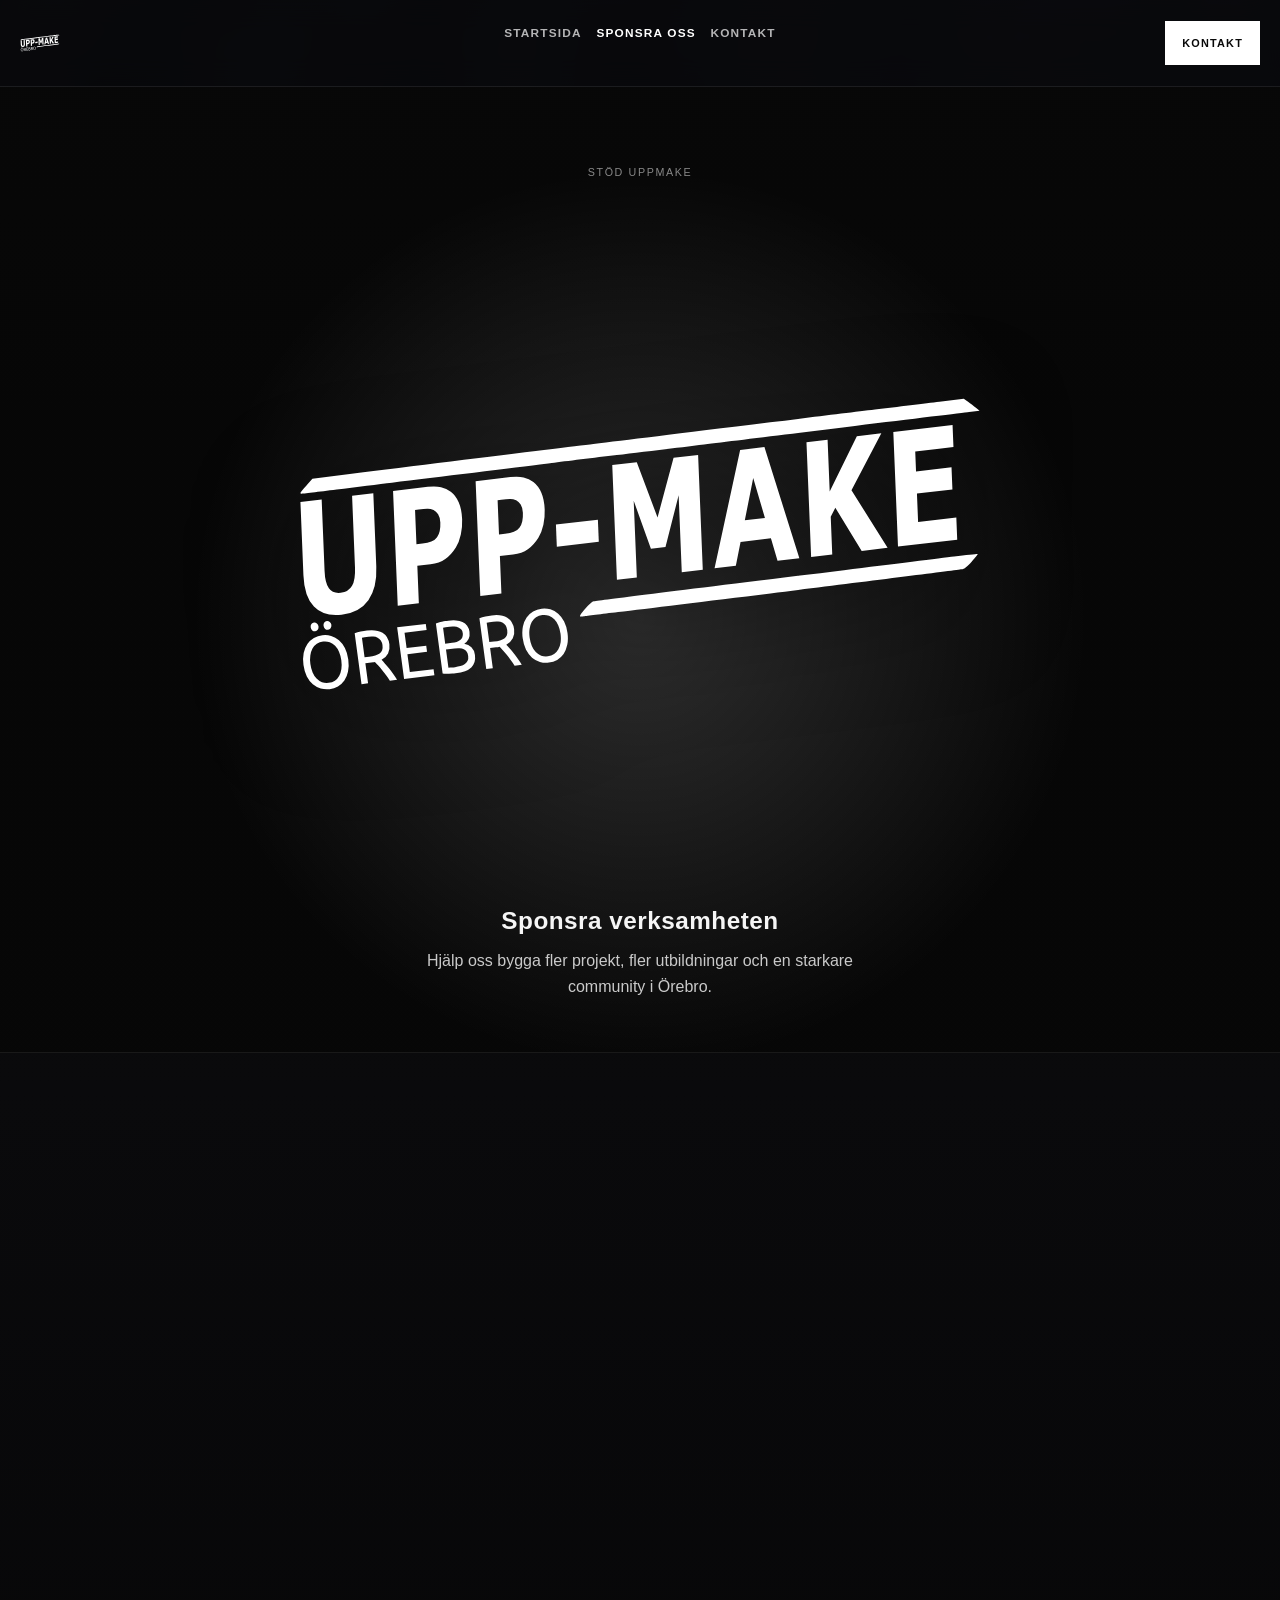
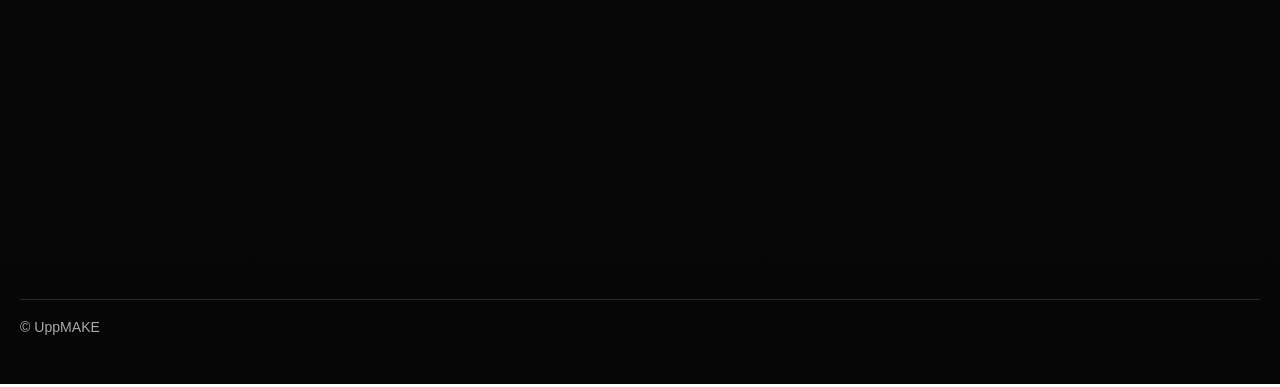
<file: sponsra.html>
<!doctype html>
<html lang="sv">
  <head>
    <meta charset="UTF-8" />
    <meta name="viewport" content="width=device-width, initial-scale=1.0" />
    <title>Sponsra UppMAKE | Stöd föreningen</title>
    <meta
      name="description"
      content="Stöd UppMAKE i Örebro som privatperson eller företag. Här hittar du information om sponsring, Swish och samarbete."
    />
    <meta
      http-equiv="Content-Security-Policy"
      content="default-src 'self'; script-src 'self'; style-src 'self'; font-src 'self'; img-src 'self' data:; media-src 'self'; connect-src 'self'; object-src 'none'; base-uri 'self'; frame-ancestors 'self'; form-action 'self'; upgrade-insecure-requests"
    />
    <meta name="referrer" content="strict-origin-when-cross-origin" />
    <link rel="stylesheet" href="styles.css" />
  </head>
  <body class="upm-page sponsor-page">
    <header class="site-header">
      <div class="container header-inner">
        <a class="brand brand-wordmark" href="index.html#hem" aria-label="UppMAKE start">
          <img src="orebro-uppmake-logo.svg" alt="UppMAKE logga" />
        </a>

        <button class="menu-toggle" type="button" aria-expanded="false" aria-label="Öppna meny" data-menu-toggle>
          <span></span><span></span><span></span>
        </button>

        <nav class="main-nav" aria-label="Huvudnavigering" data-main-nav>
          <a href="index.html#hem">Startsida</a>
          <a href="sponsra.html">Sponsra oss</a>
          <a href="index.html#kontakt">Kontakt</a>
        </nav>
        <a class="header-cta" href="index.html#kontakt">KONTAKT</a>
      </div>
    </header>

    <main>
      <section class="upm-hero anchor-section" id="hem">
        <video class="upm-video" autoplay muted loop playsinline preload="none" aria-hidden="true">
          <source src="VIDEOS/0001-0192.mp4" type="video/mp4" />
        </video>
        <picture class="upm-video-fallback no-js-fallback-media">
          <source srcset="assets/images/location/working-together.webp" type="image/webp" />
          <img
            src="assets/images/location/working-together.jpg"
            alt="UppMAKE medlemmar arbetar tillsammans i verkstaden"
            loading="eager"
            decoding="async"
          />
        </picture>
        <div class="upm-overlay" aria-hidden="true"></div>

        <div class="container upm-inner reveal visible">
          <p class="upm-kicker upm-kicker-hero">Stöd UppMAKE</p>
          <div class="upm-logo-wrap" data-inline-svg="Evolving sweden UppMAEKE.svg">
            <img class="upm-logo" src="Evolving%20sweden%20UppMAEKE.svg" alt="UppMAKE" />
          </div>
          <h1 class="upm-hero-title">Sponsra verksamheten</h1>
          <p class="upm-hero-lead">
            Hjälp oss bygga fler projekt, fler utbildningar och en starkare community i Örebro.
          </p>
        </div>
      </section>

      <section class="upm-section reveal anchor-section" id="sponsra-info">
        <div class="container">
          <div class="upm-head">
            <h2>Bidra med stöd</h2>
          </div>

          <div class="upm-support-grid">
            <article class="upm-support-card">
              <h3>Swish</h3>
              <p>Stöd föreningen direkt via Swish.</p>
              <picture>
                <source srcset="assets/images/misc/swish-small.webp" type="image/webp" />
                <img src="assets/images/misc/swish-small.png" alt="Swish-information för stöd till UppMAKE" loading="lazy" decoding="async" />
              </picture>
            </article>

            <article class="upm-support-card">
              <h3>Företagssponsring</h3>
              <p>För företag som vill bidra med resurser, utrustning eller finansiering.</p>
              <a class="upm-btn upm-btn-secondary" href="mailto:kontakt@uppmake.se?subject=Sponsring%20UppMAKE">Kontakta oss om sponsring</a>
            </article>
          </div>

          <div class="upm-actions upm-actions-spaced">
            <a class="upm-btn upm-btn-primary" href="index.html#sponsorer">Till samarbetspartners</a>
            <a class="upm-btn upm-btn-secondary" href="index.html">Till startsidan</a>
          </div>
        </div>
      </section>
    </main>

    <footer class="footer">
      <div class="container footer-inner"><span>© UppMAKE</span></div>
    </footer>

    <script src="app.js" defer></script>
  </body>
</html>
</file>
<file: styles.css>
:root {
  --bg: #050608;
  --bg-soft: #0d1015;
  --surface: #121722;
  --surface-soft: #171d29;
  --line: rgba(255, 255, 255, 0.16);
  --line-soft: rgba(255, 255, 255, 0.1);
  --text: #f5f7fb;
  --text-muted: #b4bdca;
  --accent: #7df0d8;
  --accent-2: #b0ff8e;
  --accent-dark: #02271f;
  --danger-soft: #1d1418;
  --radius-lg: 28px;
  --radius-md: 18px;
  --shadow-lg: 0 30px 70px rgba(0, 0, 0, 0.45);
  --shadow-md: 0 14px 38px rgba(0, 0, 0, 0.35);
  --max-width: 1240px;
  --header-height: 86px;
  --section-space: clamp(2.8rem, 6vw, 4.8rem);
}

* {
  box-sizing: border-box;
}

html,
body {
  margin: 0;
  padding: 0;
}

html {
  scroll-behavior: smooth;
  -webkit-text-size-adjust: 100%;
}

body {
  font-family: "Manrope", "Segoe UI", sans-serif;
  color: var(--text);
  background:
    radial-gradient(circle at 18% -8%, #163245 0, transparent 38%),
    radial-gradient(circle at 84% -10%, #281f3f 0, transparent 45%),
    linear-gradient(180deg, #050608 0%, #090d14 56%, #060709 100%);
  line-height: 1.65;
  overflow-x: hidden;
  isolation: isolate;
}

body::before {
  content: "";
  position: fixed;
  inset: -120px;
  pointer-events: none;
  opacity: var(--fx-opacity, 0.22);
  background-image:
    radial-gradient(circle at var(--fx-x1, 16%) var(--fx-y1, 22%), rgba(255, 255, 255, 0.09) 0 2px, transparent 36%),
    radial-gradient(circle at var(--fx-x2, 74%) var(--fx-y2, 28%), rgba(255, 255, 255, 0.07) 0 2px, transparent 42%),
    radial-gradient(circle at var(--fx-x3, 62%) var(--fx-y3, 70%), rgba(255, 255, 255, 0.08) 0 2px, transparent 40%),
    radial-gradient(circle at var(--fx-x4, 28%) var(--fx-y4, 74%), rgba(255, 255, 255, 0.06) 0 2px, transparent 38%),
    conic-gradient(
      from var(--fx-a1, 12deg) at var(--fx-cx1, 34%) var(--fx-cy1, 44%),
      transparent 0deg,
      rgba(255, 255, 255, 0.05) 35deg,
      transparent 90deg,
      rgba(255, 255, 255, 0.03) 130deg,
      transparent 180deg
    ),
    conic-gradient(
      from var(--fx-a2, 210deg) at var(--fx-cx2, 72%) var(--fx-cy2, 62%),
      transparent 0deg,
      rgba(255, 255, 255, 0.04) 30deg,
      transparent 80deg,
      rgba(255, 255, 255, 0.03) 120deg,
      transparent 180deg
    );
  background-size: 220px 220px, 260px 260px, 240px 240px, 280px 280px, 340px 340px, 300px 300px;
  animation: drift 14s linear infinite;
  transition: opacity 900ms ease;
}

@keyframes drift {
  from {
    transform: translate3d(0, 0, 0);
  }

  to {
    transform: translate3d(-220px, -110px, 0);
  }
}

main,
.footer {
  position: relative;
  z-index: 4;
}

.card,
.metric,
.logo-card,
.link-card,
.callout,
.map-wrap,
.hero-media .card-a,
.hero-media .card-b,
.hero-media .card-c,
.upm-logos figure {
  position: relative;
  z-index: 12;
}

img {
  display: block;
  max-width: 100%;
}

a {
  color: inherit;
  text-decoration: none;
}

.container {
  width: min(100% - 2.2rem, var(--max-width));
  margin: 0 auto;
}

.site-header {
  position: sticky;
  top: 0;
  z-index: 200;
  border-bottom: 1px solid var(--line-soft);
  background: rgba(6, 9, 14, 0.76);
  backdrop-filter: blur(14px);
}

.header-inner {
  min-height: var(--header-height);
  display: grid;
  grid-template-columns: 1fr auto 1fr;
  align-items: center;
  justify-content: unset;
  gap: 1rem;
}

.brand {
  grid-column: 1;
  justify-self: start;
  display: flex;
  align-items: center;
  gap: 0.75rem;
  flex-shrink: 0;
}

.brand img {
  width: 42px;
  height: 42px;
  border-radius: 50%;
  border: 1px solid rgba(255, 255, 255, 0.2);
  background: rgba(255, 255, 255, 0.08);
}

.brand-wordmark img {
  width: auto;
  height: 38px;
  border: 0;
  border-radius: 0;
  background: none;
  object-fit: contain;
}

.brand-text {
  display: grid;
  gap: 0.1rem;
}

.brand-title {
  font-family: "Syne", "Segoe UI", sans-serif;
  font-weight: 800;
  letter-spacing: 0.12em;
  text-transform: uppercase;
  font-size: 1.05rem;
  line-height: 1;
}

.brand-sub {
  color: var(--text-muted);
  text-transform: uppercase;
  letter-spacing: 0.16em;
  font-size: 0.65rem;
}

.main-nav {
  grid-column: 2;
  justify-self: center;
  display: flex;
  align-items: center;
  justify-content: center;
  flex-wrap: wrap;
  gap: 0.42rem;
}

.main-nav a {
  color: var(--text-muted);
  text-transform: uppercase;
  letter-spacing: 0.1em;
  font-weight: 700;
  font-size: 0.74rem;
  padding: 0.35rem 0.25rem;
  line-height: 1.15;
  opacity: 0.66;
  transition: color 0.22s ease, opacity 0.22s ease;
}

.main-nav a:hover,
.main-nav a[aria-current="page"] {
  color: var(--text);
  opacity: 1;
}

.menu-toggle {
  grid-column: 3;
  justify-self: end;
  display: none;
  width: 46px;
  height: 46px;
  border-radius: 50%;
  border: 1px solid var(--line);
  background: transparent;
  cursor: pointer;
  place-items: center;
  gap: 4px;
}

.menu-toggle span {
  width: 18px;
  height: 2px;
  border-radius: 99px;
  background: var(--text);
  transition: all 0.24s ease;
}

.header-cta {
  grid-column: 3;
  justify-self: end;
  display: inline-flex;
  align-items: center;
  justify-content: center;
  height: 42px;
  padding: 0 1rem;
  border-radius: 0;
  border: 1px solid #fff;
  background: #fff;
  color: #090909;
  text-transform: uppercase;
  letter-spacing: 0.11em;
  font-size: 0.68rem;
  font-weight: 800;
  line-height: 1;
  white-space: nowrap;
  transition: background-color 0.22s ease, color 0.22s ease, box-shadow 0.22s ease, opacity 0.22s ease;
}

.main-nav a,
.header-cta,
.upm-btn {
  min-height: 44px;
}

.header-cta:hover {
  background: rgba(255, 255, 255, 0.08);
  color: #fff;
  box-shadow: inset 0 0 0 1px rgba(255, 255, 255, 0.18);
}

.hero {
  position: relative;
  overflow: clip;
  border-bottom: 1px solid var(--line-soft);
}

.hero::before,
.hero::after {
  content: "";
  position: absolute;
  z-index: -1;
  border-radius: 999px;
  filter: blur(36px);
  opacity: 0.5;
}

.hero::before {
  width: 34vw;
  min-width: 260px;
  aspect-ratio: 1;
  top: -15vw;
  right: -8vw;
  background: #315bd8;
  animation: pulse 13s ease-in-out infinite;
}

.hero::after {
  width: 38vw;
  min-width: 320px;
  aspect-ratio: 1;
  left: -14vw;
  bottom: -16vw;
  background: #1e886f;
  animation: pulse 15s ease-in-out infinite reverse;
}

@keyframes pulse {
  0%,
  100% {
    transform: scale(1);
  }

  50% {
    transform: scale(1.08);
  }
}

.hero-inner {
  min-height: min(88vh, 860px);
  padding: clamp(3rem, 7vw, 6.5rem) 0 clamp(2.8rem, 7vw, 5.2rem);
  display: grid;
  grid-template-columns: minmax(0, 1fr) minmax(260px, 420px);
  align-items: end;
  gap: clamp(1.2rem, 4vw, 3.4rem);
}

.kicker {
  margin: 0;
  color: var(--accent);
  text-transform: uppercase;
  letter-spacing: 0.18em;
  font-size: 0.76rem;
  font-weight: 800;
}

.hero h1 {
  margin: 0.6rem 0 0;
  font-family: "Syne", "Segoe UI", sans-serif;
  font-size: clamp(2.2rem, 7vw, 6rem);
  letter-spacing: -0.03em;
  line-height: 0.95;
  max-width: 12ch;
}

.hero h1 em {
  font-style: normal;
  color: var(--accent-2);
}

.hero p {
  margin: 1.25rem 0 0;
  max-width: 60ch;
  color: var(--text-muted);
  font-size: clamp(1rem, 1.2vw, 1.18rem);
}

.hero-actions {
  margin-top: 1.5rem;
  display: flex;
  flex-wrap: wrap;
  gap: 0.7rem;
}

.btn {
  display: inline-flex;
  align-items: center;
  justify-content: center;
  gap: 0.5rem;
  text-transform: uppercase;
  letter-spacing: 0.1em;
  font-weight: 800;
  font-size: 0.72rem;
  border-radius: 999px;
  border: 1px solid transparent;
  padding: 0.82rem 1rem;
  transition: transform 0.2s ease, border-color 0.2s ease, background 0.2s ease;
}

.btn:hover {
  transform: translateY(-2px);
}

.btn-primary {
  background: var(--accent);
  color: var(--accent-dark);
}

.btn-secondary {
  border-color: var(--line);
  color: var(--text);
  background: rgba(255, 255, 255, 0.04);
}

.hero-media {
  position: relative;
  min-height: 420px;
}

.hero-media .card-a,
.hero-media .card-b,
.hero-media .card-c {
  position: absolute;
  border-radius: var(--radius-md);
  overflow: hidden;
  border: 1px solid var(--line);
  box-shadow: var(--shadow-md);
}

.hero-media img {
  width: 100%;
  height: 100%;
  object-fit: cover;
}

.card-a {
  inset: 0 6% 18% 0;
}

.card-b {
  width: 50%;
  height: 38%;
  right: 0;
  top: 8%;
}

.card-c {
  width: 56%;
  height: 36%;
  right: 3%;
  bottom: 0;
}

.section {
  padding: clamp(2.8rem, 6vw, 5rem) 0;
  border-bottom: 1px solid var(--line-soft);
}

.section.alt {
  background: linear-gradient(180deg, rgba(255, 255, 255, 0.02), rgba(255, 255, 255, 0));
}

.section-head {
  display: flex;
  align-items: flex-end;
  justify-content: space-between;
  gap: 1rem;
  margin-bottom: 1.5rem;
}

.section-title {
  margin: 0;
  font-family: "Syne", "Segoe UI", sans-serif;
  font-size: clamp(1.7rem, 4vw, 3.2rem);
  line-height: 0.97;
}

.section-title em {
  font-style: normal;
  color: var(--accent-2);
}

.section-link {
  display: inline-flex;
  gap: 0.35rem;
  align-items: center;
  text-transform: uppercase;
  letter-spacing: 0.1em;
  color: var(--text-muted);
  font-size: 0.72rem;
  font-weight: 700;
}

.section-link:hover {
  color: var(--text);
}

.lead {
  margin: 0;
  max-width: 72ch;
  color: var(--text-muted);
}

.grid-2,
.grid-3,
.grid-4 {
  display: grid;
  gap: 1rem;
}

.grid-2 {
  grid-template-columns: repeat(2, minmax(0, 1fr));
}

.grid-3 {
  grid-template-columns: repeat(3, minmax(0, 1fr));
}

.grid-4 {
  grid-template-columns: repeat(4, minmax(0, 1fr));
}

.card {
  border-radius: var(--radius-md);
  border: 1px solid var(--line);
  padding: 1.1rem;
  background: linear-gradient(165deg, rgba(255, 255, 255, 0.06), rgba(255, 255, 255, 0.02));
  box-shadow: var(--shadow-md);
  transition: transform 0.24s ease, border-color 0.24s ease;
}

.card:hover {
  transform: translateY(-3px);
  border-color: rgba(255, 255, 255, 0.3);
}

.card h3,
.card h4 {
  margin: 0;
  font-family: "Syne", "Segoe UI", sans-serif;
  line-height: 1.08;
}

.card h3 {
  font-size: 1.36rem;
}

.card h4 {
  font-size: 1.05rem;
}

.card p,
.card li {
  margin: 0.7rem 0 0;
  color: var(--text-muted);
}

.card ul {
  margin: 0.7rem 0 0;
  padding-left: 1.05rem;
  display: grid;
  gap: 0.48rem;
}

.tag {
  display: inline-flex;
  align-items: center;
  border: 1px solid var(--line);
  border-radius: 999px;
  padding: 0.25rem 0.6rem;
  text-transform: uppercase;
  letter-spacing: 0.12em;
  font-size: 0.62rem;
  color: var(--text-muted);
  margin-bottom: 0.35rem;
}

.metric {
  padding: 1.3rem;
  background: var(--surface);
}

.metric strong {
  font-family: "Syne", "Segoe UI", sans-serif;
  font-size: 2.2rem;
  line-height: 1;
  display: block;
}

.metric span {
  color: var(--text-muted);
  text-transform: uppercase;
  letter-spacing: 0.12em;
  font-size: 0.65rem;
  font-weight: 700;
}

.logo-wall {
  display: grid;
  grid-template-columns: repeat(4, minmax(0, 1fr));
  gap: 0.85rem;
}

.logo-card {
  border-radius: var(--radius-md);
  border: 1px solid var(--line);
  background: rgba(255, 255, 255, 0.03);
  min-height: 160px;
  display: grid;
  place-items: center;
  padding: 0.9rem;
}

.logo-card img {
  max-height: 110px;
  width: 100%;
  object-fit: contain;
  background: #fff;
}

.gallery {
  display: grid;
  grid-template-columns: repeat(3, minmax(0, 1fr));
  gap: 0.8rem;
}

.gallery img {
  width: 100%;
  height: 100%;
  min-height: 200px;
  object-fit: cover;
  border-radius: 14px;
  border: 1px solid var(--line);
}

.callout {
  border-radius: var(--radius-lg);
  border: 1px solid var(--line);
  padding: 1.2rem;
  background: linear-gradient(165deg, rgba(125, 240, 216, 0.16), rgba(125, 240, 216, 0.03));
}

.callout h3 {
  margin: 0;
  font-family: "Syne", "Segoe UI", sans-serif;
  font-size: 1.5rem;
}

.callout p {
  margin: 0.65rem 0 0;
  color: var(--text);
}

.link-list {
  display: grid;
  gap: 0.8rem;
}

.link-card {
  border: 1px solid var(--line);
  border-radius: 14px;
  padding: 1rem;
  background: rgba(255, 255, 255, 0.03);
  transition: border-color 0.22s ease, transform 0.22s ease;
}

.link-card:hover {
  transform: translateY(-2px);
  border-color: rgba(255, 255, 255, 0.32);
}

.link-card strong {
  font-size: 1rem;
}

.link-card span {
  display: block;
  color: var(--text-muted);
  font-size: 0.92rem;
  margin-top: 0.2rem;
}

.map-wrap {
  margin-top: 1rem;
  border: 1px solid var(--line);
  border-radius: var(--radius-md);
  overflow: hidden;
  min-height: 390px;
}

.map-wrap iframe {
  width: 100%;
  min-height: 390px;
}

.footer {
  padding: 2.2rem 0 2.8rem;
}

.footer-inner {
  border-top: 1px solid var(--line);
  padding-top: 1rem;
  display: flex;
  flex-wrap: wrap;
  justify-content: space-between;
  gap: 0.8rem;
  color: var(--text-muted);
  font-size: 0.88rem;
}

.footer a {
  color: var(--accent);
}

.reveal {
  opacity: 1;
  transform: none;
}

.js-enabled .reveal {
  opacity: 0;
  transform: translateY(24px);
  transition: opacity 0.55s ease, transform 0.55s ease;
}

.js-enabled .reveal.visible {
  opacity: 1;
  transform: translateY(0);
}

@media (max-width: 1080px) {
  :root {
    --header-height: 78px;
  }

  .header-inner {
    grid-template-columns: 1fr auto;
    min-height: var(--header-height);
  }

  .menu-toggle {
    grid-column: 2;
    border-radius: 0;
  }

  .main-nav {
    position: fixed;
    inset: var(--header-height) 0 0;
    width: 100%;
    max-height: calc(100svh - var(--header-height));
    overflow-y: auto;
    display: grid;
    gap: 0;
    background: rgba(9, 13, 19, 0.97);
    border-top: 1px solid var(--line);
    border-bottom: 1px solid var(--line);
    border-left: 0;
    border-right: 0;
    border-radius: 0;
    padding: 0 0 max(1rem, env(safe-area-inset-bottom));
    opacity: 0;
    pointer-events: none;
    transform: translateY(-14px);
    transition: 0.2s ease;
  }

  .main-nav a {
    display: block;
    width: 100%;
    padding: 1rem 1.2rem;
    border-bottom: 1px solid rgba(255, 255, 255, 0.1);
    opacity: 1;
    font-size: 0.82rem;
    letter-spacing: 0.09em;
  }

  .main-nav a:last-child {
    border-bottom: 0;
  }

  body.js-enabled.nav-open .main-nav {
    opacity: 1;
    pointer-events: auto;
    transform: translateY(0);
  }

  body.js-enabled.nav-open {
    overflow: hidden;
  }

  .menu-toggle {
    display: grid;
  }

  .header-cta {
    display: none;
  }

  body.js-enabled.nav-open .menu-toggle span:nth-child(1) {
    transform: translateY(6px) rotate(45deg);
  }

  body.js-enabled.nav-open .menu-toggle span:nth-child(2) {
    opacity: 0;
  }

  body.js-enabled.nav-open .menu-toggle span:nth-child(3) {
    transform: translateY(-6px) rotate(-45deg);
  }

  body:not(.js-enabled) .main-nav {
    position: static;
    inset: auto;
    width: auto;
    max-height: none;
    overflow: visible;
    display: flex;
    flex-wrap: wrap;
    gap: 0.35rem;
    background: transparent;
    border: 0;
    padding: 0;
    opacity: 1;
    pointer-events: auto;
    transform: none;
    transition: none;
  }

  body:not(.js-enabled) .main-nav a {
    width: auto;
    padding: 0.45rem 0.6rem;
    border: 0;
  }

  body:not(.js-enabled) .menu-toggle {
    display: none;
  }

  body:not(.js-enabled) .header-cta {
    display: inline-flex;
  }

  .hero-inner {
    min-height: auto;
    grid-template-columns: 1fr;
    padding-top: 3.4rem;
  }

  .hero-media {
    min-height: 360px;
  }

  .grid-4,
  .grid-3,
  .logo-wall {
    grid-template-columns: repeat(2, minmax(0, 1fr));
  }

  .gallery {
    grid-template-columns: repeat(2, minmax(0, 1fr));
  }
}

@media (max-width: 760px) {
  :root {
    --header-height: 72px;
    --section-space: clamp(2.2rem, 8vw, 3rem);
  }

  .container {
    width: min(100% - 1rem, var(--max-width));
  }

  .header-inner {
    gap: 0.6rem;
  }

  .brand-wordmark img {
    height: 32px;
  }

  .menu-toggle {
    width: 42px;
    height: 42px;
  }

  .section-head {
    flex-direction: column;
    align-items: flex-start;
    gap: 0.5rem;
  }

  .grid-2,
  .grid-3,
  .grid-4,
  .logo-wall,
  .gallery {
    grid-template-columns: 1fr;
  }

  .hero-media {
    min-height: 320px;
  }

  .card-a {
    inset: 0 0 44% 0;
  }

  .card-b {
    width: 58%;
    height: 40%;
    top: auto;
    bottom: 0;
    left: 0;
  }

  .card-c {
    width: 58%;
    height: 40%;
    right: 0;
    bottom: 0;
  }

  .map-wrap,
  .map-wrap iframe {
    min-height: 300px;
  }
}


/* Home Layout -------------------------------------------- */
.home-page {
  background: #060606;
  color: #f5f5f5;
}

.home-page .site-header {
  background: rgba(6, 6, 6, 0.7);
  border-bottom: 1px solid rgba(255, 255, 255, 0.08);
  backdrop-filter: blur(12px);
}

.home-page .brand img {
  background: rgba(255, 255, 255, 0.04);
  border-color: rgba(255, 255, 255, 0.14);
}

.home-page .brand-wordmark img,
.upm-page .brand-wordmark img {
  height: 40px;
  border: 0;
  background: none;
}

.home-page .brand-title {
  color: #fff;
  font-size: 1.1rem;
  letter-spacing: 0.14em;
}

.home-page .brand-wordmark {
  gap: 0;
}

.home-page .brand-wordmark .brand-title {
  font-family: "Syne", "Segoe UI", sans-serif;
  font-weight: 800;
}

.home-page .brand-sub {
  display: none;
}

.home-page .brand-sub,
.home-page .main-nav a {
  color: rgba(255, 255, 255, 0.9);
}

.home-page .main-nav a:hover,
.home-page .main-nav a[aria-current="page"] {
  color: #fff;
  opacity: 1;
}

.upm-hero {
  position: relative;
  min-height: 64svh;
  overflow: hidden;
  border-bottom: 1px solid rgba(255, 255, 255, 0.08);
  background: #050505;
}

.upm-video {
  position: absolute;
  inset: 0;
  width: 100%;
  height: 100%;
  object-fit: cover;
  opacity: 0.43;
  filter: grayscale(1) contrast(1.06) brightness(0.76);
}

.upm-video-fallback {
  position: absolute;
  inset: 0;
  width: 100%;
  height: 100%;
  object-fit: cover;
  opacity: 0.43;
  filter: grayscale(1) contrast(1.06) brightness(0.76);
}

.upm-video-fallback img {
  width: 100%;
  height: 100%;
  object-fit: cover;
}

.no-js-fallback-media {
  display: block;
}

.js-enabled .no-js-fallback-media {
  display: none;
}

.js-enabled .upm-video,
.js-enabled .upm-tile video {
  display: block;
}

body:not(.js-enabled) .upm-video,
body:not(.js-enabled) .upm-tile video {
  display: none;
}

.upm-overlay {
  position: absolute;
  inset: 0;
  background:
    radial-gradient(circle at 50% 55%, rgba(255, 255, 255, 0.16), transparent 54%),
    linear-gradient(180deg, rgba(8, 8, 8, 0.76) 0%, rgba(8, 8, 8, 0.5) 34%, rgba(7, 7, 7, 0.8) 100%);
}

.upm-inner {
  position: relative;
  z-index: 4;
  min-height: 64svh;
  display: grid;
  align-content: center;
  justify-items: center;
  text-align: center;
  gap: 0.8rem;
  padding: clamp(3.2rem, 6vw, 5rem) 0 clamp(2.2rem, 4vw, 3.2rem);
}

.upm-caption {
  margin: 0;
  font-family: "Syne", "Segoe UI", sans-serif;
  font-size: clamp(0.95rem, 1.3vw, 1.3rem);
  color: rgba(255, 255, 255, 0.9);
  letter-spacing: 0.04em;
  transform: rotate(-6deg) translateX(-14%);
  transform-origin: center;
  text-shadow: 0 6px 24px rgba(0, 0, 0, 0.45);
}

.upm-logo-wrap {
  position: relative;
  width: min(700px, 90vw);
  overflow: visible;
  animation: refLogoFloat 8s ease-in-out infinite;
  filter: drop-shadow(0 26px 50px rgba(0, 0, 0, 0.55));
}

.upm-logo-wrap::before,
.upm-logo-wrap::after {
  content: "";
  position: absolute;
  inset: 0;
  pointer-events: none;
  background: url("Evolving%20sweden%20UppMAEKE.svg") center / contain no-repeat;
  opacity: 0;
}

.upm-logo-wrap::before {
  mix-blend-mode: screen;
  filter: contrast(1.2) brightness(1.15);
  animation: logoGlitchA 7.6s steps(1, end) infinite;
}

.upm-logo-wrap::after {
  mix-blend-mode: lighten;
  filter: brightness(1.1);
  animation: logoGlitchB 9.2s steps(1, end) infinite;
}

.upm-logo {
  width: 100%;
  height: auto;
  opacity: 0;
  transform: translateY(14px);
  animation: refLogoIn 900ms ease forwards;
}

.upm-logo-svg {
  width: 100%;
  height: auto;
  display: block;
}

.upm-logo-svg path {
  will-change: opacity, transform;
}

.upm-logo-wrap.glitch-hit {
  animation: refLogoFloat 8s ease-in-out infinite, logoMicroShake 220ms linear 1;
}

@keyframes refLogoIn {
  to {
    opacity: 1;
    transform: translateY(0);
  }
}

@keyframes refLogoFloat {
  0%,
  100% {
    transform: translateY(0);
  }

  50% {
    transform: translateY(-7px);
  }
}

@keyframes logoGlitchA {
  0%,
  89%,
  100% {
    opacity: 0;
    transform: translate3d(0, 0, 0);
  }

  90% {
    opacity: 0.22;
    transform: translate3d(-8px, 2px, 0);
  }

  91% {
    opacity: 0.08;
    transform: translate3d(7px, -2px, 0);
  }

  92% {
    opacity: 0.18;
    transform: translate3d(-4px, 1px, 0);
  }
}

@keyframes logoGlitchB {
  0%,
  76%,
  100% {
    opacity: 0;
    transform: translate3d(0, 0, 0);
  }

  77% {
    opacity: 0.2;
    transform: translate3d(9px, 0, 0);
  }

  78% {
    opacity: 0.06;
    transform: translate3d(-7px, 1px, 0);
  }

  79% {
    opacity: 0.14;
    transform: translate3d(4px, -1px, 0);
  }
}

@keyframes logoMicroShake {
  0% {
    transform: translate3d(0, 0, 0);
  }

  25% {
    transform: translate3d(1px, -1px, 0);
  }

  50% {
    transform: translate3d(-1px, 0, 0);
  }

  75% {
    transform: translate3d(1px, 1px, 0);
  }

  100% {
    transform: translate3d(0, 0, 0);
  }
}

.upm-actions {
  margin-top: 0.28rem;
  display: flex;
  flex-wrap: wrap;
  justify-content: center;
  gap: 0.72rem;
}

.upm-kicker-hero {
  margin: 0;
  font-size: clamp(0.72rem, 1.1vw, 0.88rem);
  letter-spacing: 0.14em;
  text-transform: uppercase;
  color: rgba(255, 255, 255, 0.72);
}

.upm-hero-title {
  margin: 0;
  font-family: "Syne", "Segoe UI", sans-serif;
  font-size: clamp(1.12rem, 2.1vw, 1.52rem);
  line-height: 1.15;
  letter-spacing: 0.02em;
  max-width: none;
  white-space: nowrap;
  color: rgba(255, 255, 255, 0.96);
}

.upm-hero-lead {
  margin: 0;
  max-width: 48ch;
  color: rgba(255, 255, 255, 0.78);
  font-size: clamp(0.9rem, 1.25vw, 1.02rem);
}

.upm-actions-spaced {
  margin-top: 1rem;
}

.upm-btn {
  display: inline-flex;
  align-items: center;
  justify-content: center;
  min-width: 170px;
  padding: 0.86rem 1rem;
  border-radius: 999px;
  border: 1px solid rgba(255, 255, 255, 0.24);
  font-size: 0.72rem;
  text-transform: uppercase;
  letter-spacing: 0.1em;
  font-weight: 800;
  transition: all 0.22s ease;
}

.upm-btn:hover {
  transform: translateY(-2px);
}

.upm-btn-primary {
  background: #fff;
  color: #0a0a0a;
  border-color: #fff;
}

.upm-btn-secondary {
  color: #fff;
  background: rgba(255, 255, 255, 0.04);
}

.upm-section {
  padding: var(--section-space) 0;
  border-bottom: 1px solid rgba(255, 255, 255, 0.08);
}

.upm-section-media-first {
  padding-top: clamp(1rem, 2.4vw, 1.7rem);
  border-top: 0;
}

.upm-section-dark {
  background: #070707;
}

.upm-head {
  display: flex;
  justify-content: space-between;
  align-items: end;
  gap: 1rem;
  margin-bottom: 1.2rem;
}

.upm-head h2 {
  margin: 0;
  font-family: "Syne", "Segoe UI", sans-serif;
  font-size: clamp(1.9rem, 4vw, 3.6rem);
  line-height: 0.97;
  letter-spacing: -0.02em;
}

.upm-head a {
  color: rgba(255, 255, 255, 0.72);
  text-transform: uppercase;
  letter-spacing: 0.1em;
  font-size: 0.68rem;
  font-weight: 700;
}

.upm-head a:hover {
  color: #fff;
}

.upm-who {
  display: grid;
  grid-template-columns: 1.15fr 1fr;
  gap: 1.6rem;
  align-items: end;
}

.upm-kicker {
  margin: 0;
  text-transform: uppercase;
  letter-spacing: 0.15em;
  color: rgba(255, 255, 255, 0.52);
  font-size: 0.67rem;
}

.upm-who h2 {
  margin: 0.5rem 0 0;
  font-family: "Syne", "Segoe UI", sans-serif;
  font-size: clamp(1.8rem, 4vw, 3.25rem);
  line-height: 0.98;
}

.upm-who p {
  margin: 0;
  color: rgba(255, 255, 255, 0.74);
}

.upm-subnav {
  margin-top: 1.35rem;
  border-top: 1px solid rgba(255, 255, 255, 0.1);
  border-bottom: 1px solid rgba(255, 255, 255, 0.1);
  display: flex;
  flex-wrap: wrap;
  gap: 0.35rem 0.8rem;
  padding: 0.6rem 0;
}

.upm-subnav a {
  color: rgba(255, 255, 255, 0.72);
  text-transform: uppercase;
  letter-spacing: 0.1em;
  font-size: 0.66rem;
  font-weight: 700;
}

.upm-subnav a:hover {
  color: #fff;
}

.upm-logos {
  display: grid;
  grid-template-columns: repeat(4, minmax(0, 1fr));
  gap: 0.82rem;
}

.upm-logos figure {
  --logo-max-h: 96px;
  --logo-max-w: 100%;
  margin: 0;
  border: 0;
  border-radius: 0;
  background: transparent;
  min-height: 140px;
  display: flex;
  flex-direction: column;
  justify-content: center;
  align-items: center;
  text-align: center;
  gap: 0.6rem;
  padding: 0.25rem 0.15rem;
}

.upm-logos picture {
  display: contents;
}

.upm-logos img {
  width: auto;
  max-width: min(100%, var(--logo-max-w));
  max-height: var(--logo-max-h);
  object-fit: contain;
  background: transparent;
  opacity: 0.94;
  filter: drop-shadow(0 0 10px rgba(255, 255, 255, 0.12));
}

.upm-logos .logo-orebro-kommun {
  --logo-max-h: 128px;
}

.upm-logos .logo-powerminds {
  --logo-max-h: 122px;
}

/* Normalize partner/sponsor logo scale when JavaScript is disabled. */
body:not(.js-enabled) .upm-logos figure {
  --logo-max-h: 96px;
  min-height: 124px;
}

body:not(.js-enabled) .upm-logos .logo-orebro-kommun,
body:not(.js-enabled) .upm-logos .logo-powerminds {
  --logo-max-h: 96px;
}

body:not(.js-enabled) .upm-logos img {
  max-width: 92%;
}

.upm-partner-group + .upm-partner-group {
  margin-top: 1.2rem;
}

.upm-partner-head {
  display: flex;
  align-items: flex-end;
  justify-content: space-between;
  gap: 1rem;
  margin-bottom: 0.72rem;
}

.upm-partner-head h3 {
  margin: 0;
  font-family: "Syne", "Segoe UI", sans-serif;
  font-size: clamp(1.05rem, 2vw, 1.45rem);
  letter-spacing: -0.01em;
}

.upm-partner-head p {
  margin: 0;
  color: rgba(255, 255, 255, 0.62);
  font-size: 0.76rem;
  letter-spacing: 0.03em;
}

.upm-cta {
  text-align: center;
}

.upm-cta h2 {
  margin: 0;
  font-family: "Syne", "Segoe UI", sans-serif;
  font-size: clamp(1.8rem, 4vw, 3.2rem);
  line-height: 1;
}

.upm-cta p {
  margin: 0.8rem auto 0;
  max-width: 64ch;
  color: rgba(255, 255, 255, 0.72);
}

.anchor-section {
  scroll-margin-top: calc(var(--header-height) + 20px);
}

.upm-body {
  margin: 0.9rem 0 0;
  color: rgba(255, 255, 255, 0.74);
  max-width: 62ch;
}

.upm-membership {
  max-width: 760px;
}

.upm-membership h2 {
  margin: 0;
  font-family: "Syne", "Segoe UI", sans-serif;
  font-size: clamp(1.8rem, 4vw, 3.3rem);
  line-height: 0.98;
}

.upm-membership .upm-actions {
  justify-content: flex-start;
}

.upm-membership-steps {
  margin: 0;
  padding: 0;
  list-style: none;
  border-top: 1px solid rgba(255, 255, 255, 0.14);
}

.upm-membership-steps li {
  border-bottom: 1px solid rgba(255, 255, 255, 0.14);
  display: grid;
  grid-template-columns: 54px 1fr;
  gap: 1rem;
  padding: 1rem 0.15rem;
}

.upm-membership-steps span {
  color: rgba(255, 255, 255, 0.4);
  font-family: "Syne", "Segoe UI", sans-serif;
  font-weight: 700;
  font-size: 1.02rem;
}

.upm-membership-steps p {
  margin: 0;
  color: rgba(255, 255, 255, 0.8);
}

.upm-lines {
  margin: 0;
  padding: 0;
  list-style: none;
  border-top: 1px solid rgba(255, 255, 255, 0.12);
}

.upm-lines li {
  border-bottom: 1px solid rgba(255, 255, 255, 0.12);
  padding: 1rem 0.1rem;
  font-family: "Syne", "Segoe UI", sans-serif;
  font-size: clamp(1.05rem, 2vw, 1.55rem);
  line-height: 1.18;
  color: rgba(255, 255, 255, 0.84);
}

.upm-support-grid {
  display: grid;
  grid-template-columns: repeat(2, minmax(0, 1fr));
  gap: clamp(1rem, 2vw, 1.8rem);
  border-top: 1px solid rgba(255, 255, 255, 0.12);
  margin-top: 1rem;
}

.upm-support-card {
  padding: 1.1rem 0.1rem 0.2rem;
  border-bottom: 1px solid rgba(255, 255, 255, 0.12);
}

.upm-support-card h3 {
  margin: 0;
  font-family: "Syne", "Segoe UI", sans-serif;
  font-size: clamp(1.1rem, 2.1vw, 1.6rem);
  line-height: 1.08;
}

.upm-support-card p {
  margin: 0.6rem 0 1rem;
  color: rgba(255, 255, 255, 0.72);
  max-width: 56ch;
}

.upm-support-card img {
  width: min(300px, 90%);
  max-width: 100%;
  height: auto;
  border: 1px solid rgba(255, 255, 255, 0.16);
  border-radius: 10px;
  background: #fff;
}

.upm-contact-list {
  margin: 0;
  padding: 0;
  list-style: none;
  border-top: 1px solid rgba(255, 255, 255, 0.12);
}

.upm-contact-list li {
  border-bottom: 1px solid rgba(255, 255, 255, 0.12);
}

.upm-contact-list a {
  display: grid;
  grid-template-columns: 56px 1fr auto;
  align-items: center;
  gap: 1rem;
  padding: 0.95rem 0.2rem;
}

.upm-contact-list .thumb {
  width: 30px;
  height: 30px;
  display: inline-flex;
  align-items: center;
  justify-content: center;
  border: 1px solid rgba(255, 255, 255, 0.22);
  border-radius: 999px;
  background: rgba(255, 255, 255, 0.04);
}

.upm-contact-list .thumb img {
  width: 16px;
  height: 16px;
  object-fit: contain;
  display: block;
  opacity: 0.96;
}

.upm-contact-list .txt {
  font-family: "Syne", "Segoe UI", sans-serif;
  font-size: clamp(1.02rem, 2vw, 1.62rem);
  letter-spacing: -0.01em;
  line-height: 1.08;
}

.upm-contact-list .arr {
  color: rgba(255, 255, 255, 0.66);
  font-size: 1.15rem;
}

.upm-contact-list a:hover .arr {
  color: #fff;
}

.upm-map {
  margin-top: 1.2rem;
  border-top: 1px solid rgba(255, 255, 255, 0.12);
  padding-top: 1rem;
  display: grid;
  gap: 0.9rem;
}

.upm-map-wrap {
  margin-top: 0;
  border: 1px solid rgba(255, 255, 255, 0.16);
  min-height: 360px;
  background: rgba(255, 255, 255, 0.03);
}

.upm-map-privacy {
  min-height: 0;
  padding: 1.15rem;
  display: grid;
  gap: 0.75rem;
  align-items: start;
}

.upm-map-address {
  margin: 0;
  font-family: "Syne", "Segoe UI", sans-serif;
  font-size: 1.08rem;
  color: rgba(255, 255, 255, 0.92);
}

.upm-map-note {
  margin: 0;
  max-width: 62ch;
  color: rgba(255, 255, 255, 0.7);
}

.upm-map-privacy .upm-btn {
  justify-self: start;
}

.upm-collage {
  margin-top: 0;
  width: min(calc(100% - 1.6rem), 1680px);
  margin-inline: auto;
  padding-inline: 0;
}

.upm-collage-grid {
  display: grid;
  grid-template-columns: repeat(12, minmax(0, 1fr));
  grid-auto-rows: clamp(54px, 5.6vw, 94px);
  grid-auto-flow: dense;
  gap: clamp(0.5rem, 0.8vw, 0.78rem);
}

.upm-tile {
  position: relative;
  grid-column: span 4;
  grid-row: span 4;
  overflow: hidden;
  border: 0;
  background: transparent;
}

.upm-tile::before {
  content: "";
  position: absolute;
  inset: 0;
  background: linear-gradient(180deg, rgba(0, 0, 0, 0) 38%, rgba(0, 0, 0, 0.56) 100%);
  opacity: 0;
  transition: opacity 220ms ease;
  pointer-events: none;
}

.upm-tile::after {
  content: attr(data-title);
  position: absolute;
  left: 0.75rem;
  right: 0.75rem;
  bottom: 0.68rem;
  color: rgba(255, 255, 255, 0.95);
  font-family: "Syne", "Segoe UI", sans-serif;
  font-size: 0.66rem;
  letter-spacing: 0.12em;
  text-transform: uppercase;
  line-height: 1.22;
  opacity: 0;
  transform: translateY(7px);
  transition: opacity 220ms ease, transform 220ms ease;
  pointer-events: none;
  z-index: 2;
}

.upm-tile-wide {
  grid-column: span 6;
  grid-row: span 4;
}

.upm-tile-panorama {
  grid-row: span 3;
}

.upm-tile-full {
  grid-column: 1 / -1;
  grid-row: span 5;
}

.upm-tile-portrait {
  grid-column: span 4;
  grid-row: span 7;
}

.upm-tile-large {
  grid-column: span 4;
  grid-row: span 5;
}

.upm-tile-medium {
  grid-column: span 4;
  grid-row: span 4;
}

.upm-tile-small {
  grid-column: span 3;
  grid-row: span 3;
}

/* In no-JS mode, use a uniform collage grid so image tiles have consistent size. */
body:not(.js-enabled) .upm-collage-grid {
  grid-template-columns: repeat(auto-fit, minmax(220px, 1fr));
  grid-auto-rows: 220px;
  grid-auto-flow: row;
}

body:not(.js-enabled) .upm-tile,
body:not(.js-enabled) .upm-tile-full,
body:not(.js-enabled) .upm-tile-wide,
body:not(.js-enabled) .upm-tile-portrait,
body:not(.js-enabled) .upm-tile-large,
body:not(.js-enabled) .upm-tile-medium,
body:not(.js-enabled) .upm-tile-small {
  grid-column: auto !important;
  grid-row: auto !important;
}

.upm-tile picture,
.upm-tile img,
.upm-tile video {
  width: 100%;
  height: 100%;
  display: block;
}

.upm-tile img,
.upm-tile video {
  object-fit: cover;
}

.upm-tile video {
  filter: saturate(0.95) contrast(1.04) brightness(0.96);
}

.upm-tile-cad video {
  object-position: center center;
}

.upm-tile-woodworking img {
  object-position: center 42%;
}

.upm-tile-sewing img {
  object-position: center 38%;
}

.upm-tile-laser-feature video {
  object-position: center 44%;
}

.upm-tile:hover::before,
.upm-tile:hover::after {
  opacity: 1;
}

.upm-tile:hover::after {
  transform: translateY(0);
}

.upm-faq {
  border-top: 1px solid rgba(255, 255, 255, 0.12);
}

.upm-faq details {
  border-bottom: 1px solid rgba(255, 255, 255, 0.12);
  padding: 0.9rem 0.1rem;
}

.upm-faq summary {
  list-style: none;
  cursor: pointer;
  font-family: "Syne", "Segoe UI", sans-serif;
  font-size: clamp(1.06rem, 2vw, 1.52rem);
  line-height: 1.08;
  color: rgba(255, 255, 255, 0.88);
}

.upm-faq summary::-webkit-details-marker {
  display: none;
}

.upm-faq p {
  margin: 0.55rem 0 0;
  color: rgba(255, 255, 255, 0.72);
  max-width: 78ch;
}

.upm-statutes {
  border-top: 1px solid rgba(255, 255, 255, 0.12);
}

.upm-statutes-toggle {
  margin-top: 1rem;
  border-top: 1px solid rgba(255, 255, 255, 0.12);
  border-bottom: 1px solid rgba(255, 255, 255, 0.12);
}

.upm-statutes-toggle > summary {
  list-style: none;
  cursor: pointer;
  display: flex;
  align-items: center;
  justify-content: space-between;
  gap: 1rem;
  padding: 0.85rem 0.1rem;
  font-family: "Syne", "Segoe UI", sans-serif;
  font-size: clamp(0.86rem, 1.25vw, 0.98rem);
  letter-spacing: 0.1em;
  text-transform: uppercase;
  color: rgba(255, 255, 255, 0.72);
}

.upm-statutes-toggle > summary:hover {
  color: #fff;
}

.upm-statutes-toggle > summary::-webkit-details-marker {
  display: none;
}

.upm-statutes-show,
.upm-statutes-hide {
  font-weight: 700;
}

.upm-statutes-hide {
  display: none;
}

.upm-statutes-toggle[open] .upm-statutes-show {
  display: none;
}

.upm-statutes-toggle[open] .upm-statutes-hide {
  display: inline;
}

.upm-statutes-toggle > summary::after {
  content: "+";
  font-size: 1.05rem;
  line-height: 1;
  color: rgba(255, 255, 255, 0.62);
}

.upm-statutes-toggle[open] > summary::after {
  content: "−";
}

.upm-statutes-toggle > .upm-statutes {
  margin: 0;
}

.upm-statutes details {
  border-bottom: 1px solid rgba(255, 255, 255, 0.12);
  padding: 0.9rem 0.1rem;
}

.upm-statutes summary {
  list-style: none;
  cursor: pointer;
  font-family: "Syne", "Segoe UI", sans-serif;
  font-size: clamp(1.06rem, 2vw, 1.48rem);
  line-height: 1.08;
  color: rgba(255, 255, 255, 0.88);
}

.upm-statutes summary::-webkit-details-marker {
  display: none;
}

.upm-statutes p {
  margin: 0.55rem 0 0;
  color: rgba(255, 255, 255, 0.72);
  max-width: 84ch;
}

.upm-statutes ul {
  margin: 0.6rem 0 0;
  padding-left: 1.05rem;
  color: rgba(255, 255, 255, 0.72);
  display: grid;
  gap: 0.35rem;
}

.upm-board-accordion {
  border-top: 1px solid rgba(255, 255, 255, 0.12);
}

.upm-board-accordion details {
  border-bottom: 1px solid rgba(255, 255, 255, 0.12);
}

.upm-board-accordion summary {
  list-style: none;
  cursor: pointer;
  display: grid;
  grid-template-columns: 56px 1fr;
  gap: 1rem;
  align-items: center;
  padding: 0.95rem 0.1rem;
}

.upm-board-accordion details[open] summary .txt {
  color: #fff;
}

.upm-board-accordion summary::-webkit-details-marker {
  display: none;
}

.upm-board-accordion .num {
  color: rgba(255, 255, 255, 0.36);
  font-family: "Syne", "Segoe UI", sans-serif;
  font-size: 1rem;
  font-weight: 700;
}

.upm-board-accordion .txt {
  color: rgba(255, 255, 255, 0.88);
  font-family: "Syne", "Segoe UI", sans-serif;
  font-size: clamp(1.02rem, 2vw, 1.52rem);
  line-height: 1.08;
}

.upm-board-content {
  padding: 0 0.1rem 1rem 57px;
  display: grid;
  grid-template-columns: minmax(0, 180px) 1fr;
  gap: 1rem;
  align-items: start;
}

.upm-board-content > :only-child {
  grid-column: 1 / -1;
}

.upm-board-content p {
  margin: 0;
  color: rgba(255, 255, 255, 0.74);
}

.upm-board-content p + p {
  margin-top: 0.55rem;
}

.upm-board-photo {
  width: 100%;
  max-width: 180px;
  border-radius: 12px;
  border: 1px solid rgba(255, 255, 255, 0.14);
  object-fit: cover;
  background: rgba(255, 255, 255, 0.03);
}

@media (max-width: 1080px) {
  .home-page .main-nav {
    background: rgba(7, 7, 7, 0.95);
  }

  .upm-who {
    grid-template-columns: 1fr;
    gap: 1rem;
  }

  .upm-logos {
    grid-template-columns: repeat(2, minmax(0, 1fr));
  }

  .upm-collage-grid {
    grid-template-columns: repeat(8, minmax(0, 1fr));
    grid-auto-rows: clamp(68px, 9.2vw, 108px);
  }

  .upm-tile-full {
    grid-column: 1 / -1;
    grid-row: span 4;
  }

  .upm-tile-wide {
    grid-column: span 4;
    grid-row: span 4;
  }

  .upm-tile-portrait {
    grid-column: span 4;
    grid-row: span 6;
  }

  .upm-tile-large,
  .upm-tile-medium {
    grid-column: span 4;
    grid-row: span 4;
  }

  .upm-tile-small {
    grid-column: span 2;
    grid-row: span 3;
  }
}

@media (max-width: 760px) {
  .upm-hero,
  .upm-inner {
    min-height: 68svh;
  }

  .upm-inner {
    padding-top: calc(var(--header-height) + 1rem);
    padding-bottom: 2.2rem;
    gap: 0.9rem;
  }

  .upm-section-media-first {
    padding-top: 0.85rem;
  }

  .upm-logo-wrap {
    width: min(96vw, 560px);
    filter: drop-shadow(0 20px 38px rgba(0, 0, 0, 0.5));
  }

  .upm-head {
    flex-direction: column;
    align-items: flex-start;
    margin-bottom: 1rem;
  }

  .upm-head h2 {
    font-size: clamp(1.56rem, 8.8vw, 2.4rem);
    line-height: 1.02;
  }

  .upm-head a {
    font-size: 0.62rem;
    letter-spacing: 0.09em;
  }

  .upm-who h2,
  .upm-membership h2,
  .upm-cta h2 {
    font-size: clamp(1.52rem, 8.4vw, 2.3rem);
    line-height: 1.03;
  }

  .upm-hero-title {
    font-size: clamp(0.92rem, 4.5vw, 1.24rem);
    white-space: nowrap;
  }

  .upm-contact-list .txt,
  .upm-board-accordion .txt,
  .upm-faq summary,
  .upm-statutes summary {
    font-size: clamp(1rem, 5.2vw, 1.32rem);
  }

  .upm-contact-list a {
    grid-template-columns: 40px 1fr auto;
    gap: 0.7rem;
    padding: 0.88rem 0.1rem;
  }

  .upm-contact-list .txt {
    overflow-wrap: anywhere;
  }

  .upm-logos {
    grid-template-columns: 1fr;
  }

  .upm-partner-head {
    flex-direction: column;
    align-items: flex-start;
    margin-bottom: 0.62rem;
  }

  .upm-partner-head p {
    font-size: 0.72rem;
  }

  .upm-membership-steps li {
    grid-template-columns: 40px 1fr;
    gap: 0.72rem;
    padding: 0.85rem 0.05rem;
  }

  .upm-support-grid {
    grid-template-columns: 1fr;
    gap: 0.8rem;
  }

  .upm-map {
    gap: 0.72rem;
  }

  .upm-map-wrap {
    min-height: 300px;
  }

  .upm-map-privacy {
    min-height: 0;
    padding: 1rem;
  }


  .upm-collage {
    margin-top: 0.45rem;
    width: min(calc(100% - 1.2rem), 900px);
  }

  .upm-collage-grid {
    grid-template-columns: repeat(4, minmax(0, 1fr));
    grid-auto-rows: 92px;
    gap: 0.56rem;
  }

  .upm-tile-full,
  .upm-tile-wide,
  .upm-tile-large,
  .upm-tile-medium,
  .upm-tile-portrait {
    grid-column: span 4;
    grid-row: span 3;
  }

  .upm-tile-small {
    grid-column: span 2;
    grid-row: span 2;
  }

  .upm-collage-grid .upm-tile:nth-child(n + 8) {
    display: none;
  }

  .upm-tile::before,
  .upm-tile::after {
    display: none;
  }

  body:not(.js-enabled) .upm-collage-grid {
    grid-template-columns: repeat(2, minmax(0, 1fr));
    grid-auto-rows: 170px;
  }

  .upm-board-accordion summary {
    grid-template-columns: 40px 1fr;
  }

  .upm-board-content {
    padding-left: 0;
    padding-top: 0.1rem;
    grid-template-columns: 1fr;
  }

  .upm-board-photo {
    max-width: 240px;
  }

  .upm-btn {
    width: 100%;
    min-width: 0;
  }

  .upm-actions {
    width: 100%;
  }
}

@media (max-width: 480px) {
  .upm-hero,
  .upm-inner {
    min-height: 64svh;
  }

  .upm-actions {
    gap: 0.55rem;
  }

  .upm-btn {
    width: 100%;
    font-size: 0.68rem;
    letter-spacing: 0.09em;
    padding: 0.8rem 0.88rem;
  }

  .upm-collage-grid {
    grid-auto-rows: 82px;
  }

  .upm-board-photo {
    max-width: 100%;
  }

}

@media (hover: none) {
  .upm-btn:hover {
    transform: none;
  }
}

/* Inner pages (same visual language as home) ------------------------------ */
.upm-page {
  background:
    radial-gradient(circle at 20% -10%, #15181d 0, transparent 42%),
    radial-gradient(circle at 80% -20%, #20242e 0, transparent 46%),
    linear-gradient(180deg, #070708 0%, #0a0a0c 55%, #060607 100%);
  color: #f3f3f3;
}

.upm-page .site-header {
  background: rgba(6, 6, 8, 0.8);
  border-bottom: 1px solid rgba(255, 255, 255, 0.08);
}

.upm-page .brand-wordmark {
  gap: 0;
}

.upm-page .brand-wordmark .brand-title {
  color: #fff;
  font-family: "Syne", "Segoe UI", sans-serif;
  font-size: 1.1rem;
  letter-spacing: 0.14em;
  font-weight: 800;
}

.upm-page .brand-sub {
  display: none;
}

.upm-page .main-nav a {
  color: rgba(255, 255, 255, 0.9);
}

.upm-page .main-nav a:hover,
.upm-page .main-nav a[aria-current="page"] {
  color: #fff;
  opacity: 1;
}

.upm-page .menu-toggle {
  border-color: rgba(255, 255, 255, 0.22);
}

.upm-page .menu-toggle span {
  background: #fff;
}

.upm-page .hero {
  border-bottom: 1px solid rgba(255, 255, 255, 0.08);
  background:
    radial-gradient(circle at 18% 20%, rgba(255, 255, 255, 0.08), transparent 38%),
    radial-gradient(circle at 82% 18%, rgba(255, 255, 255, 0.06), transparent 44%),
    linear-gradient(180deg, #0a0a0d 0%, #070709 100%);
}

.upm-page .hero::before {
  background: #2d2f35;
  opacity: 0.38;
}

.upm-page .hero::after {
  background: #1e2027;
  opacity: 0.34;
}

.upm-page .kicker {
  color: rgba(255, 255, 255, 0.66);
}

.upm-page .hero h1 {
  color: #fff;
}

.upm-page .hero h1 em {
  color: #fff;
}

.upm-page .hero p {
  color: rgba(255, 255, 255, 0.72);
}

.upm-page .btn-primary {
  background: #fff;
  border-color: #fff;
  color: #0b0b0e;
}

.upm-page .btn-secondary {
  background: rgba(255, 255, 255, 0.04);
  border-color: rgba(255, 255, 255, 0.24);
  color: #fff;
}

.upm-page .section,
.upm-page .section.alt {
  border-bottom: 1px solid rgba(255, 255, 255, 0.08);
  background: transparent;
}

.upm-page .section-title,
.upm-page .section h2,
.upm-page .card h3,
.upm-page .card h4,
.upm-page .callout h3 {
  color: #fff;
}

.upm-page .section-link {
  color: rgba(255, 255, 255, 0.7);
}

.upm-page .section-link:hover {
  color: #fff;
}

.upm-page .card,
.upm-page .metric,
.upm-page .logo-card,
.upm-page .link-card,
.upm-page .callout {
  border-color: rgba(255, 255, 255, 0.14);
  background: rgba(255, 255, 255, 0.03);
}

.upm-page .card p,
.upm-page .card li,
.upm-page .lead,
.upm-page .metric span,
.upm-page .link-card span,
.upm-page .callout p {
  color: rgba(255, 255, 255, 0.72);
}

.upm-page .tag {
  color: rgba(255, 255, 255, 0.7);
  border-color: rgba(255, 255, 255, 0.2);
}

.upm-page .map-wrap,
.upm-page .gallery img {
  border-color: rgba(255, 255, 255, 0.15);
}

.upm-page .footer-inner {
  border-top: 1px solid rgba(255, 255, 255, 0.14);
  color: rgba(255, 255, 255, 0.66);
}

.upm-page .footer a {
  color: #fff;
}

@media (max-width: 1080px) {
  .upm-page .main-nav {
    background: rgba(8, 8, 10, 0.96);
  }
}

/* Flat corner direction across the entire site */
body *,
body *::before,
body *::after {
  border-radius: 0 !important;
}

/* Keep photos/media slightly rounded for a more polished look */
main img:not(.upm-logo),
main video {
  border-radius: 12px !important;
}
</file>
